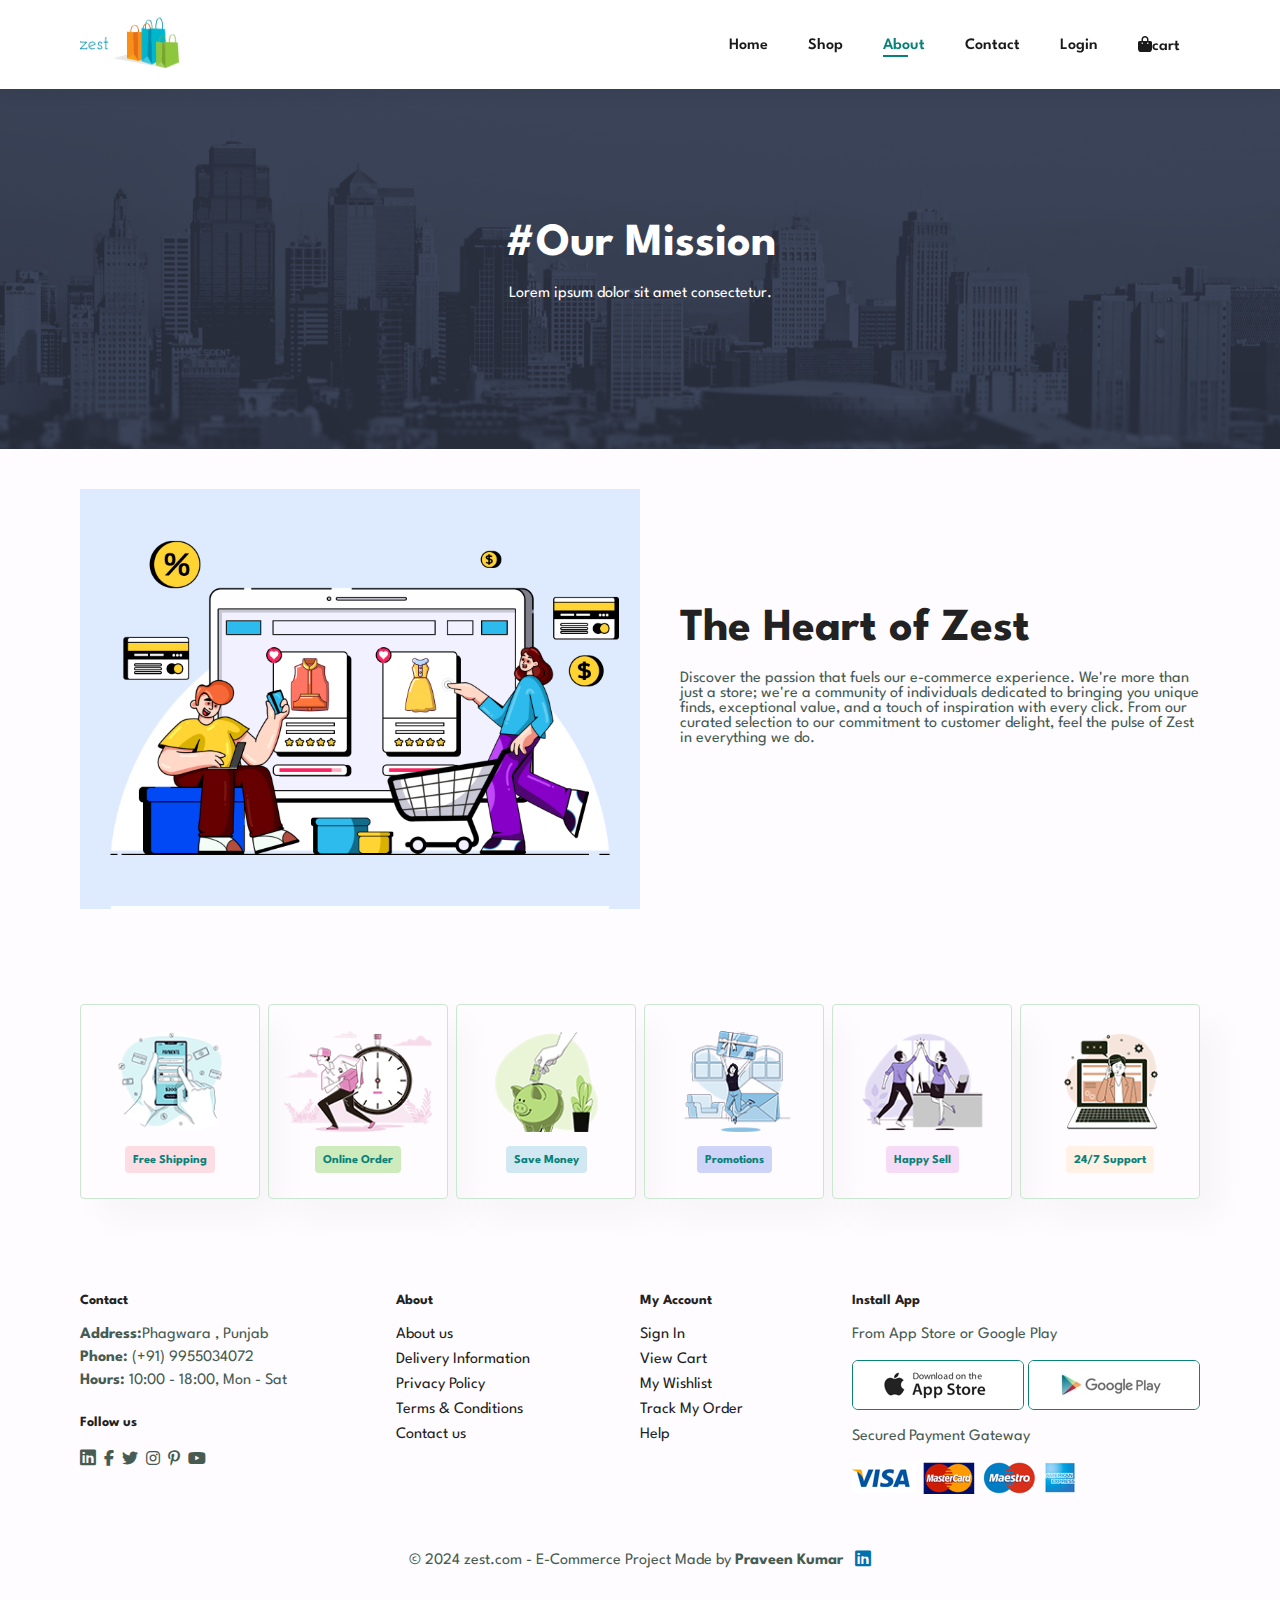
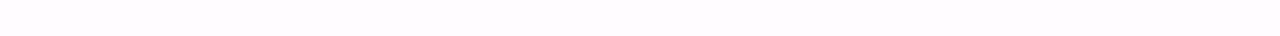
<file: about.html>
<!DOCTYPE html>
<html lang="en">
  <head>
    <meta charset="UTF-8" />
    <meta http-equiv="X-UA-Compatible" content="IE=edge" />
    <meta name="viewport" content="width=device-width, initial-scale=1.0" />
    <link rel="stylesheet" href="style.css" />
    <link
      rel="stylesheet"
      href="https://cdnjs.cloudflare.com/ajax/libs/font-awesome/6.1.1/css/all.min.css"
    />
    <link rel="icon" href="img/logoTitle.png">
    <script src="script.js" defer></script>
    <title>Zest | &nbsp;About</title>
  </head>
  <body>
    <!-- NAVBAR -->
    <section id="header">
      <div id ="mynavlogo">
        <a href="#"><img src="img/logo2.png" alt=""/></a>
        </div>

      <div>
        <ul id="navbar">
          <li><a  href="index.html">Home</a></li>
          <li><a  href="shop.html">Shop</a></li>
          <li><a class="active" href="about.html">About</a></li>
          <li><a href="contact.html">Contact</a></li>
          <li><a href="login.html">Login</a></li>
          <li id="lg-bag">
            <a href="cart.html"><i class="fa-solid fa-shopping-bag"></i>cart</a>
          </li>
          <a href="#" id="close"><i class="fa fa-times">close</i></a>
        </ul>
      </div>
      <div id="mobile">
        <a href="cart.html"><i class="fa-solid fa-shopping-bag"></i></a>
        <i id="bar" class="fas fa-outdent"></i>
      </div>
    </section>

    <!-- Hero -->
    <section id="page-header" class="about-header">
     
      <h2>#Our Mission</h2>
     
      <p>Lorem ipsum dolor sit amet consectetur.</p>
      
    </section>

    <!-- about heading content  -->

    <section id="about-head" class="section-p1">
      <img src="img/about/a6.jpg" alt="">
      <div>
        <h2>The Heart of Zest</h2>
        <p>Discover the passion that fuels our e-commerce experience. We're more than just a store; we're a community of individuals dedicated to bringing you unique finds,  exceptional value, and a touch of inspiration with every click. From our curated selection to our commitment to customer delight, feel the pulse of Zest in everything we do.</p>
        <br>
        <br>
        
      </div>

    </section>

    <!-- about app -->


       <!-- Feature -->
       <section id="feature" class="section-p1">
        <div class="fe-box">
          <img src="img/features/f1.png" alt="" />
          <h6>Free Shipping</h6>
        </div>
        <div class="fe-box">
          <img src="img/features/f2.png" alt="" />
          <h6>Online Order</h6>
        </div>
        <div class="fe-box">
          <img src="img/features/f3.png" alt="" />
          <h6>Save Money</h6>
        </div>
        <div class="fe-box">
          <img src="img/features/f4.png" alt="" />
          <h6>Promotions</h6>
        </div>
        <div class="fe-box">
          <img src="img/features/f5.png" alt="" />
          <h6>Happy Sell</h6>
        </div>
        <div class="fe-box">
          <img src="img/features/f6.png" alt="" />
          <h6>24/7 Support</h6>
        </div>
      </section>

   



        <!-- Footer -->
        <footer class="section-p1">
          <div class="col">
            <h4>Contact</h4>
            <p><b>Address:</b>Phagwara , Punjab</p>
            <p><b>Phone:</b> (+91) 9955034072</p>
            <p><b>Hours:</b> 10:00 - 18:00, Mon - Sat</p>
            <div class="follow">
              <h4>Follow us</h4>
              <div class="icon">
                <i class="fab fa-linkedin" style="font-size:18px"
                  onclick="window.location.href='www.linkedin.com/in/praveen-kumar-sde/';"></i>
                <i class="fab fa-facebook-f"></i>
                <i class="fab fa-twitter"></i>
                <i class="fab fa-instagram"></i>
                <i class="fab fa-pinterest-p"></i>
                <i class="fab fa-youtube"></i>
              </div>
            </div>
          </div>
          <div class="col">
            <h4>About</h4>
            <a href="about.html">About us</a>
            <a href="#">Delivery Information</a>
            <a href="#">Privacy Policy</a>
            <a href="#">Terms & Conditions</a>
            <a href="contact.html">Contact us</a>
          </div>
          <div class="col">
            <h4>My Account</h4>
            <a href="#">Sign In</a>
            <a href="cart.html">View Cart</a>
            <a href="#">My Wishlist</a>
            <a href="#">Track My Order</a>
            <a href="about.html">Help</a>
          </div>
          <div class="col install">
            <h4>Install App</h4>
            <p>From App Store or Google Play</p>
            <div class="row">
              <img src="img/pay/app.jpg" alt="" />
              <img src="img/pay/play.jpg" alt="" />
            </div>
            <p>Secured Payment Gateway</p>
            <img src="img/pay/pay.png" alt="" />
          </div>
          <div class="copyright">
            <p>© 2024 zest.com - E-Commerce Project Made by <span style="cursor: pointer;"
                onclick="window.location.href='www.linkedin.com/in/praveen-kumar-sde/'"><b>Praveen Kumar<b> &nbsp;</span> <i
                style="color:#0071ac;font-size:18px;position: relative;top:1px;cursor: pointer;" class="fab fa-linkedin"
                onclick="window.location.href='linkedin.com/in/praveen-kumar-sde';"></i>
            </p>
          </div>
        </footer>
  </body>
</html>
</file>
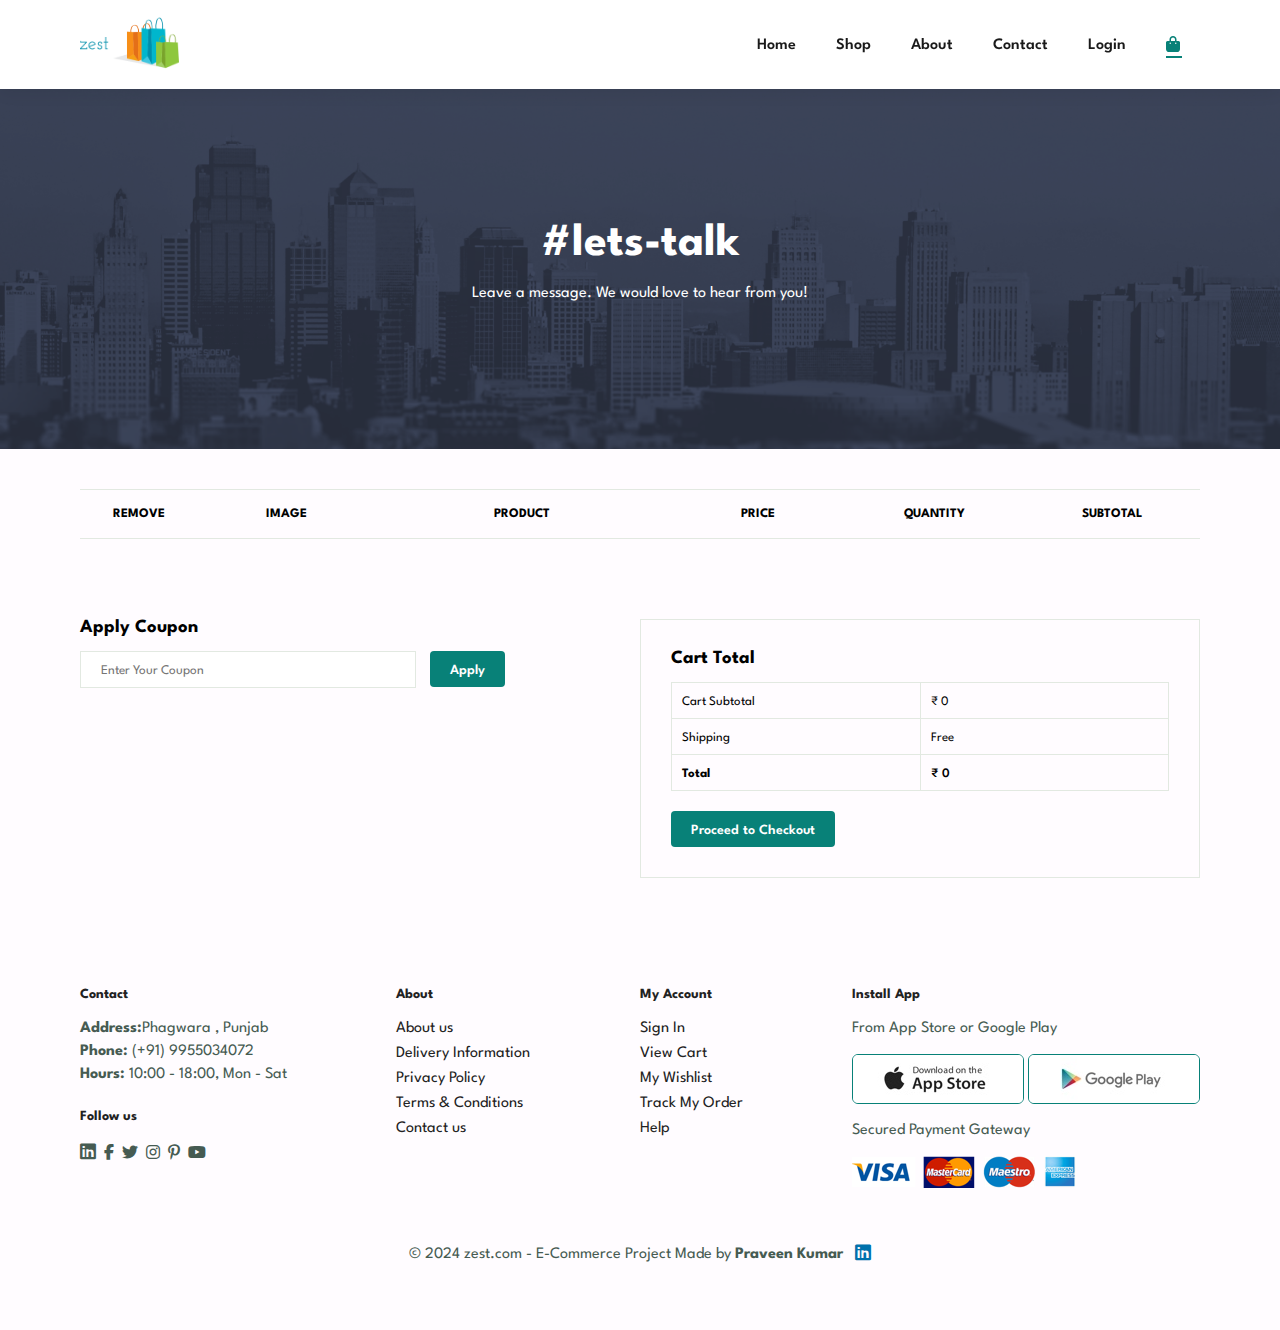
<file: cart.html>
<!DOCTYPE html>
<html lang="en">

<head>
  <meta charset="UTF-8" />
  <meta http-equiv="X-UA-Compatible" content="IE=edge" />
  <meta name="viewport" content="width=device-width, initial-scale=1.0" />
  <link rel="stylesheet" href="style.css" />
  <link rel="stylesheet" href="https://cdnjs.cloudflare.com/ajax/libs/font-awesome/6.1.1/css/all.min.css" />
  <link rel="icon" href="img/logoTitle.png">
  <script src="script.js" defer></script>
  <script src="cart.js" async></script>
  <title> Zest | &nbsp;Your Cart</title>
</head>

<body>
  <!-- NAVBAR -->
  <section id="header">
    <div id ="mynavlogo">
      <a href="#"><img src="img/logo2.png" alt=""/></a>
    </div>
    <div>
      <ul id="navbar">
        <li><a href="index.html">Home</a></li>
        <li><a href="shop.html">Shop</a></li>
        <li><a href="about.html">About</a></li>
        <li><a href="contact.html">Contact</a></li>
        <li><a href="login.html">Login</a></li>
        <li id="lg-bag">
          <a class="active" href="cart.html"><i class="fa-solid fa-shopping-bag"></i></a>
        </li>
        <a href="#" id="close"><i class="fa fa-times"></i></a>
      </ul>
    </div>
    <div id="mobile">
      <a class="active" href="cart.html"><i class="fa fa-shopping-bag" style="color: #088178;"></i></a>
      <i id="bar" class="fas fa-outdent active"></i>
    </div>
  </section>

  <!-- Hero -->
  <section id="page-header" class="about-header">
    <h2>#lets-talk</h2>

    <p>Leave a message. We would love to hear from you!</p>
  </section>

  <!-- cart -->

  <section id="cart" class="section-p1">
    <table width="100%">
      <thead>
        <tr>
          <td>REMOVE</td>
          <td>IMAGE</td>
          <td>PRODUCT</td>
          <td>PRICE</td>
          <td>QUANTITY</td>
          <td>SUBTOTAL</td>
        </tr>
      </thead>
      <tbody class="cart-items" id="cart-body">
        <!-- <tr class="cart-row">
          <td>
            <i class="far fa-times-circle"></i>
          </td>
          <td><img src="img/urbanic_img/tshirt/floral/floral_dress_1.jpg" alt="" /></td>
          <td>Floral Black Dress</td>
          <td class="cart-price">₹ 799</td>
          <td><input type="number" value="1" class="cart-quantity-input" min="1"/></td>
          <td class="cart-item-subtotal">₹ 799</td>
        </tr>
        <tr class="cart-row">
          <td>
            <i class="far fa-times-circle"></i>
          </td>
          <td><img src="img/urbanic_img/heels/heels_2.jpg" alt="" /></td>
          <td>Black Pencil Heels</td>
          <td class="cart-price">₹ 899</td>
          <td><input type="number" value="2" class="cart-quantity-input" min="1"/></td>
          <td class="cart-item-subtotal">₹ 1798</td>
        </tr>
        <tr class="cart-row">
          <td>
            <i class="far fa-times-circle"></i>
          </td>
          <td><img src="img/urbanic_img/handbags/bag_6.jpg" alt="" /></td>
          <td>Red Shoulder Bag</td>
          <td class="cart-price">₹ 699</td>
          <td ><input type="number" value="1" class="cart-quantity-input"  min="1"/></td>
          <td class="cart-item-subtotal">₹ 699</td>
        </tr> -->
      </tbody>
    </table>
  </section>

  <!-- cart-add -->
  <section id="cart-add" class="section-p1">
    <div id="coupon">
      <h3>Apply Coupon</h3>
      <div>
        <input type="text" placeholder="Enter Your Coupon" maxlength="5">
        <button class="normal" onclick="coupon()"  >Apply</button>
      </div>
    </div>

    <div id="subtotal">
      <h3>Cart Total</h3>
      <table>
        <tr>
          <td>Cart Subtotal</td>
          <td class="cart-subtotal">₹ 2397</td>
        </tr>
        <tr>
          <td>Shipping</td>
          <td>Free</td>
        </tr>
        <tr>
          <td><b>Total</b></td>
          <td class="cart-total" style="font-weight:600;">₹ 2397</td>
        </tr>
      </table>
      <button class="normal" id="btn-purchase">Proceed to Checkout</button>
    </div>
  </section>

      <!-- Footer -->
      <footer class="section-p1">
        <div class="col">
          <h4>Contact</h4>
          <p><b>Address:</b>Phagwara , Punjab</p>
          <p><b>Phone:</b> (+91) 9955034072</p>
          <p><b>Hours:</b> 10:00 - 18:00, Mon - Sat</p>
          <div class="follow">
            <h4>Follow us</h4>
            <div class="icon">
              <i class="fab fa-linkedin" style="font-size:18px"
                onclick="window.location.href='www.linkedin.com/in/praveen-kumar-sde/';"></i>
              <i class="fab fa-facebook-f"></i>
              <i class="fab fa-twitter"></i>
              <i class="fab fa-instagram"></i>
              <i class="fab fa-pinterest-p"></i>
              <i class="fab fa-youtube"></i>
            </div>
          </div>
        </div>
        <div class="col">
          <h4>About</h4>
          <a href="about.html">About us</a>
          <a href="#">Delivery Information</a>
          <a href="#">Privacy Policy</a>
          <a href="#">Terms & Conditions</a>
          <a href="contact.html">Contact us</a>
        </div>
        <div class="col">
          <h4>My Account</h4>
          <a href="#">Sign In</a>
          <a href="cart.html">View Cart</a>
          <a href="#">My Wishlist</a>
          <a href="#">Track My Order</a>
          <a href="about.html">Help</a>
        </div>
        <div class="col install">
          <h4>Install App</h4>
          <p>From App Store or Google Play</p>
          <div class="row">
            <img src="img/pay/app.jpg" alt="" />
            <img src="img/pay/play.jpg" alt="" />
          </div>
          <p>Secured Payment Gateway</p>
          <img src="img/pay/pay.png" alt="" />
        </div>
        <div class="copyright">
          <p>© 2024 zest.com - E-Commerce Project Made by <span style="cursor: pointer;"
              onclick="window.location.href='www.linkedin.com/in/praveen-kumar-sde/'"><b>Praveen Kumar<b> &nbsp;</span> <i
              style="color:#0071ac;font-size:18px;position: relative;top:1px;cursor: pointer;" class="fab fa-linkedin"
              onclick="window.location.href='linkedin.com/in/praveen-kumar-sde';"></i>
          </p>
        </div>
      </footer>
   <!-- jquery -->
   <script src="https://ajax.googleapis.com/ajax/libs/jquery/3.5.1/jquery.min.js"></script>
</body>

</html>
</file>
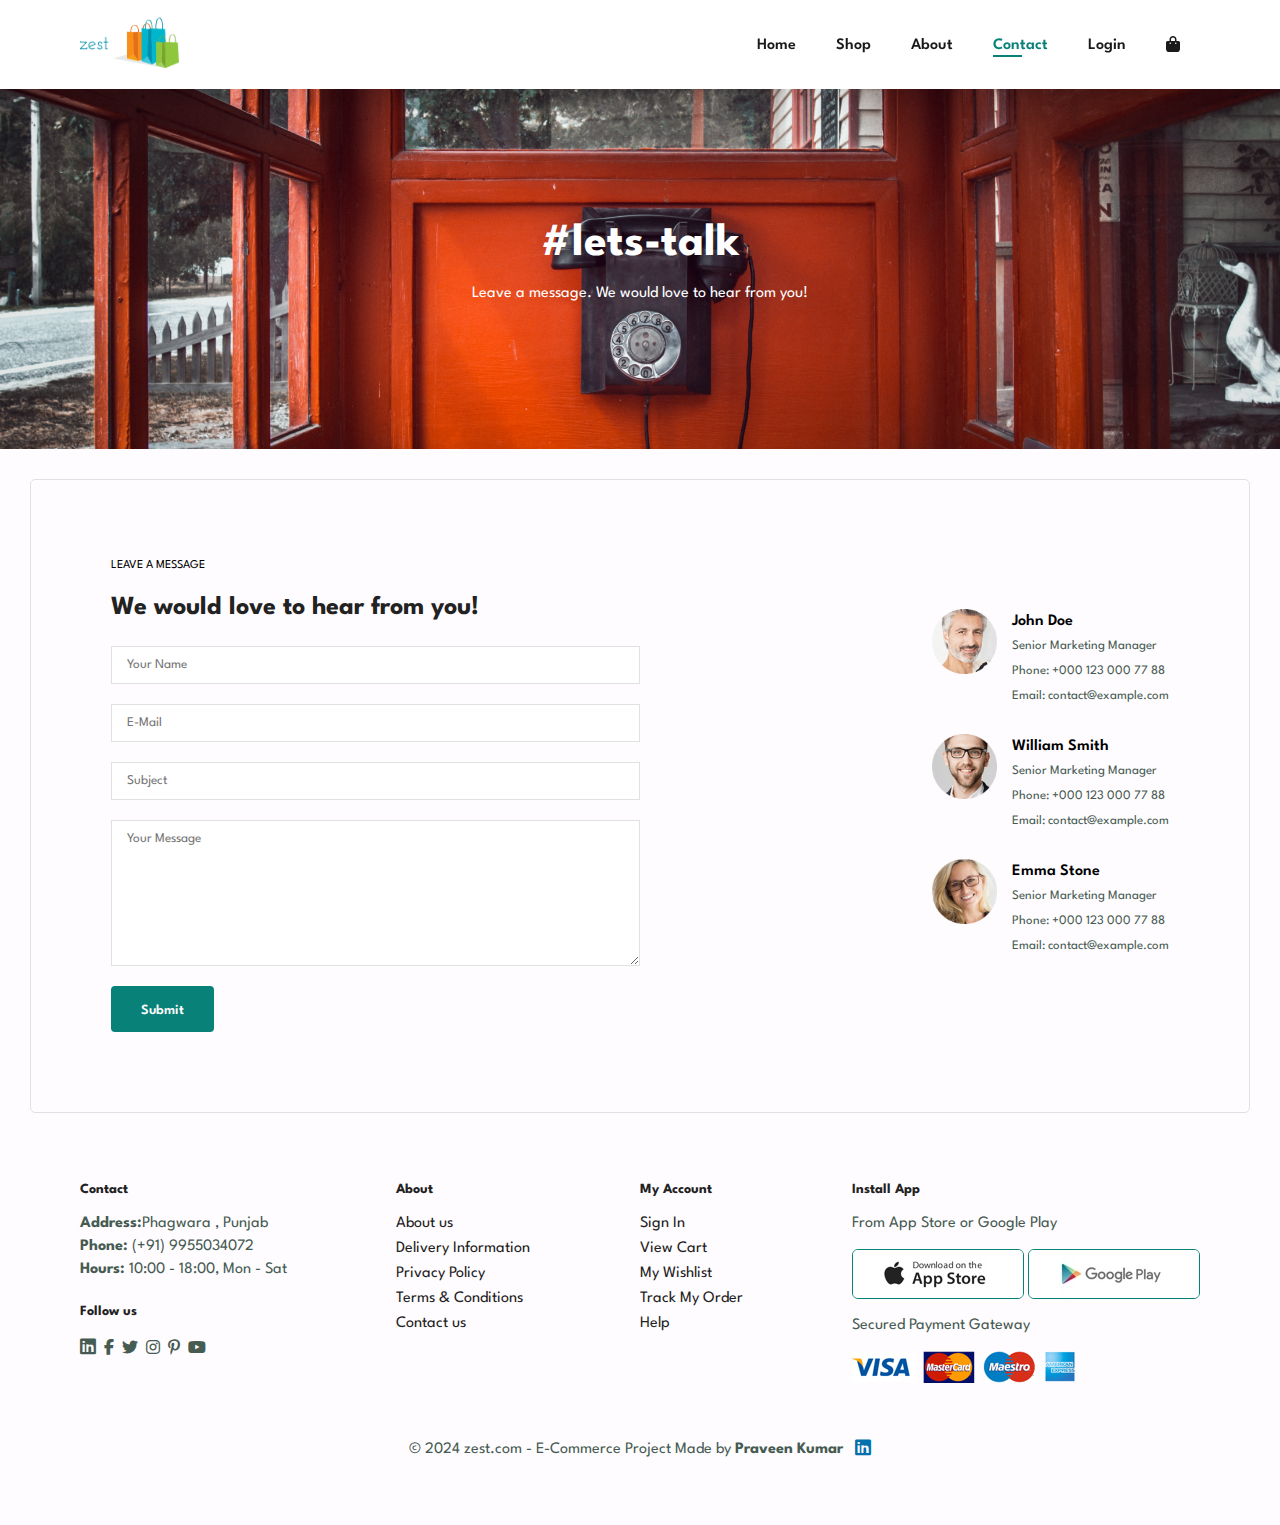
<file: contact.html>
<!DOCTYPE html>
<html lang="en">

<head>
  <meta charset="UTF-8" />
  <meta http-equiv="X-UA-Compatible" content="IE=edge" />
  <meta name="viewport" content="width=device-width, initial-scale=1.0" />
  <link rel="stylesheet" href="style.css" />
  <link rel="icon" href="img/logoTitle.png">
  <link rel="stylesheet" href="https://cdnjs.cloudflare.com/ajax/libs/font-awesome/6.1.1/css/all.min.css" />
  <script src="script.js" defer></script>
  <title> Zest | &nbsp;Contact</title>
</head>

<body>
  <!-- NAVBAR -->
  <section id="header">
    <div id ="mynavlogo">
      <a href="#"><img src="img/logo2.png" alt=""/></a>
      </div>

    <div>
      <ul id="navbar">
        <li><a href="index.html">Home</a></li>
        <li><a href="shop.html">Shop</a></li>
        <li><a href="about.html">About</a></li>
        <li><a class="active" href="contact.html">Contact</a></li>
        <li><a href="login.html">Login</a></li>
        <li id="lg-bag">
          <a href="cart.html"><i class="fa-solid fa-shopping-bag"></i></a>
        </li>
        <a href="#" id="close"><i class="fa fa-times"></i></a>
      </ul>
    </div>
    <div id="mobile">
      <a href="cart.html"><i class="fa-solid fa-shopping-bag"></i></a>
      <i id="bar" class="fas fa-outdent"></i>
    </div>
  </section>

  <!-- Hero -->
  <section id="page-header" class="about-header"
    style="background-image: url('img/banner/contactus.jpg');background-position: center;">

    <h2>#lets-talk</h2>

    <p>Leave a message. We would love to hear from you!</p>

  </section>

  <!--  contact details-->

  </section>

  <!-- Form details -->

  <section id="form-details">
    <form action="">
      <span>LEAVE A MESSAGE</span>
      <h2>We would love to hear from you!</h2>
      <input type="text" placeholder="Your Name">
      <input type="email" placeholder="E-Mail">
      <input type="text" placeholder="Subject">
      <textarea name="" id="" cols="30" rows="10" placeholder="Your Message"></textarea>
      <button class="normal" onclick="alert('Your Message has been Recorded! Thank You.');">Submit</button>
    </form>

    <div class="people">
      <div>
        <img src="img/people/1.png" alt="">
        <p><span>John Doe</span>Senior Marketing Manager <br>Phone: +000 123 000 77 88 <br>Email: contact@example.com
        </p>
      </div>
      <div>
        <img src="img/people/2.png" alt="">
        <p><span>William Smith</span>Senior Marketing Manager <br>Phone: +000 123 000 77 88 <br>Email:
          contact@example.com
        </p>
      </div>
      <div>
        <img src="img/people/3.png" alt="">
        <p><span>Emma Stone</span>Senior Marketing Manager <br>Phone: +000 123 000 77 88 <br>Email: contact@example.com
        </p>
      </div>
    </div>

  </section>




  <!-- Footer -->
      <!-- Footer -->
      <footer class="section-p1">
        <div class="col">
          <h4>Contact</h4>
          <p><b>Address:</b>Phagwara , Punjab</p>
          <p><b>Phone:</b> (+91) 9955034072</p>
          <p><b>Hours:</b> 10:00 - 18:00, Mon - Sat</p>
          <div class="follow">
            <h4>Follow us</h4>
            <div class="icon">
              <i class="fab fa-linkedin" style="font-size:18px"
                onclick="window.location.href='www.linkedin.com/in/praveen-kumar-sde/';"></i>
              <i class="fab fa-facebook-f"></i>
              <i class="fab fa-twitter"></i>
              <i class="fab fa-instagram"></i>
              <i class="fab fa-pinterest-p"></i>
              <i class="fab fa-youtube"></i>
            </div>
          </div>
        </div>
        <div class="col">
          <h4>About</h4>
          <a href="about.html">About us</a>
          <a href="#">Delivery Information</a>
          <a href="#">Privacy Policy</a>
          <a href="#">Terms & Conditions</a>
          <a href="contact.html">Contact us</a>
        </div>
        <div class="col">
          <h4>My Account</h4>
          <a href="#">Sign In</a>
          <a href="cart.html">View Cart</a>
          <a href="#">My Wishlist</a>
          <a href="#">Track My Order</a>
          <a href="about.html">Help</a>
        </div>
        <div class="col install">
          <h4>Install App</h4>
          <p>From App Store or Google Play</p>
          <div class="row">
            <img src="img/pay/app.jpg" alt="" />
            <img src="img/pay/play.jpg" alt="" />
          </div>
          <p>Secured Payment Gateway</p>
          <img src="img/pay/pay.png" alt="" />
        </div>
        <div class="copyright">
          <p>© 2024 zest.com - E-Commerce Project Made by <span style="cursor: pointer;"
              onclick="window.location.href='www.linkedin.com/in/praveen-kumar-sde/'"><b>Praveen Kumar<b> &nbsp;</span> <i
              style="color:#0071ac;font-size:18px;position: relative;top:1px;cursor: pointer;" class="fab fa-linkedin"
              onclick="window.location.href='linkedin.com/in/praveen-kumar-sde';"></i>
          </p>
        </div>
      </footer>
</body>

</html>
</file>
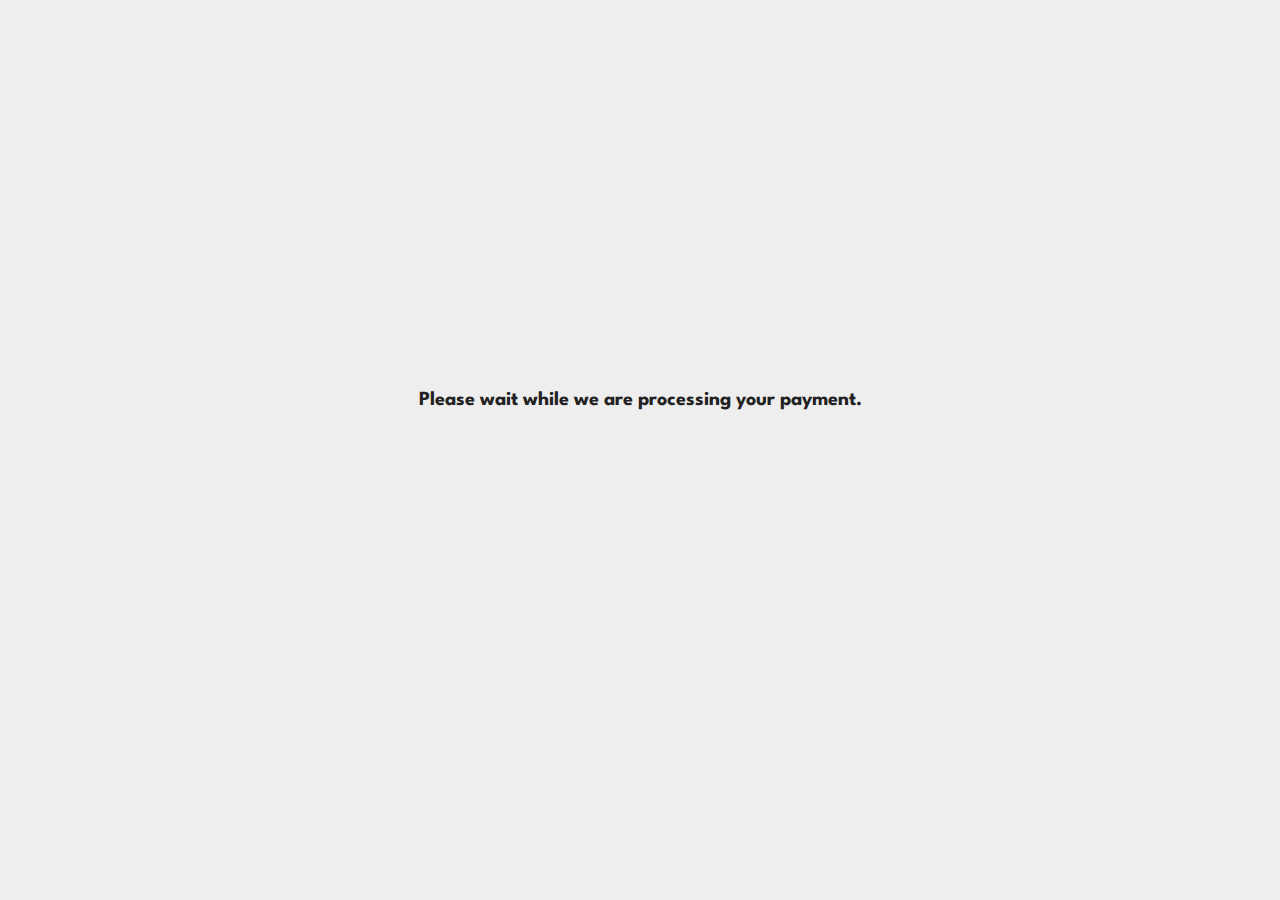
<file: loader.html>
<!DOCTYPE html>
<html lang="en">

<head>
    <meta charset="utf-8'">
    <meta name="viewport" content="width=device-width, initial-scale=1">
    <title>Processing Your Request</title>
    <link href="#" rel="stylesheet">
    <link href="https://cdn.jsdelivr.net/npm/boxicons@latest/css/boxicons.min.css' rel='stylesheet">
    <meta http-equiv="refresh" content="7,thankyou.html">
    <script type="text/javascript" src="#"></script>
    <link rel="stylesheet" href="style.css">
    <style>
        ::-webkit-scrollbar {
            width: 8px;
        }

        /* Track */
        ::-webkit-scrollbar-track {
            background: #f1f1f1;
        }

        /* Handle */
        ::-webkit-scrollbar-thumb {
            background: #888;
        }

        /* Handle on hover */
        ::-webkit-scrollbar-thumb:hover {
            background: #555;
        }

        * {
            padding: 0;
            margin: 0;
        }

        .container {
            display: flex;
            justify-content: center;
            align-items: center;
            height: 100vh;
            background-color: #eee;
            flex-direction: column;
        }

        .box {
            position: relative;
            width: 350px;
            height: 100px;
            display: flex;
            align-items: center;
            justify-content: space-evenly;
        }

        .box span {
            display: block;
            height: 35px;
            width: 35px;
            background: #000;
            border-radius: 50%;
            animation: all-effect 0.6s linear infinite alternate;
            transform: scale(0);
        }

        .box span:nth-child(1) {
            animation-delay: 0.1s;
        }

        .box span:nth-child(2) {
            animation-delay: 0.2s;
        }

        .box span:nth-child(3) {
            animation-delay: 0.3s;
        }


        .box span:nth-child(4) {
            animation-delay: 0.4s;
            background: #00b9f5;
        }


        .box span:nth-child(5) {
            animation-delay: 0.5s;
            background: #00b9f5;

        }

        @keyframes all-effect {
            100% {
                transform: scale(1);
            }
        }
    </style>
</head>

<body className='snippet-body'>
    <div class="container">
        <span style="text-align: center;padding:0 10px"><h4>Please wait while we are processing your payment.</h4></span>
        <div class="box">
            <span></span>
            <span></span>
            <span></span>
            <span></span>
            <span></span>
        </div>
    </div>
    <script type="text/javascript" src="#"></script>
    <script type="text/javascript" src="#"></script>
    <script type="text/javascript" src="#"></script>
    <script type="text/javascript" src="#"></script>
    <script type="text/javascript"></script>
    <script type="text/javascript">
    var myLink = document.querySelector('a[href="#"]');
        myLink.addEventListener('click', function (e)
        {
            e.preventDefault();
        });</script>

</body>

</html>
</file>
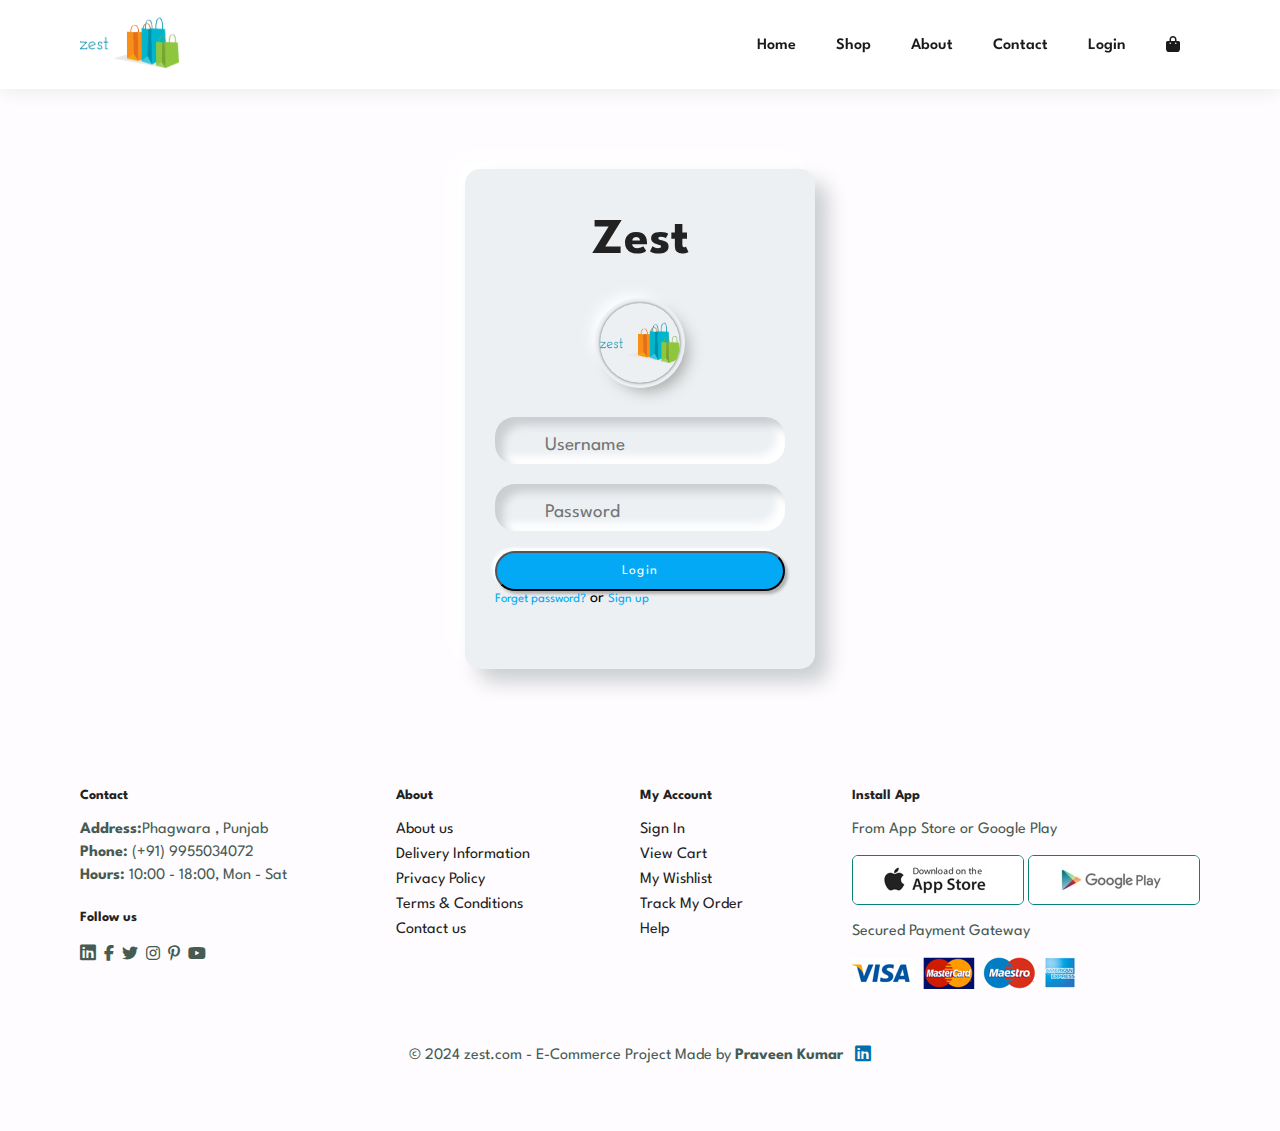
<file: login.html>
<!DOCTYPE html>
<html lang="en">

<head>
  <meta charset="UTF-8" />
  <meta http-equiv="X-UA-Compatible" content="IE=edge" />
  <meta name="viewport" content="width=device-width, initial-scale=1.0" />
  <link rel="stylesheet" href="style.css" />
  <link rel="icon" href="img/logoTitle.png">
  <link rel="stylesheet" href="https://cdnjs.cloudflare.com/ajax/libs/font-awesome/6.1.1/css/all.min.css" />
  <link rel="stylesheet" href="https://bbbootstrap.com/snippets/embed/bootstrap-5-login-form-using-neomorphism-89456141">
  <script src="script.js" defer></script>
  <title> Zest | &nbsp;Login </title>
</head>

<body>
  <!-- NAVBAR -->
  <section id="header">
    <div id ="mynavlogo">
      <a href="#"><img src="img/logo2.png" alt=""/></a>
      </div>

    <div>
      <ul id="navbar">
        <li><a href="index.html">Home</a></li>
        <li><a href="shop.html">Shop</a></li>
        <li><a href="about.html">About</a></li>
        <li><a href="contact.html">Contact</a></li>
        <li><a href="login.html">Login</a></li>
        <li id="lg-bag">
          <a href="cart.html"><i class="fa-solid fa-shopping-bag"></i></a>
        </li>
        <a href="#" id="close"><i class="fa fa-times"></i></a>
      </ul>
    </div>
    <div id="mobile">
      <a href="cart.html"><i class="fa-solid fa-shopping-bag"></i></a>
      <i id="bar" class="fas fa-outdent"></i>
    </div>
  </section>
  <div class="wrapper">
    <h1 id="loginhead">Zest</h1>
    <div class="logo">
        <img src="./img/logo2.png" alt="" height="30px" width="30px" id="logoinlogo">
    </div>
    <div id="loginform">
    <form class="p-3 mt-3">
        <div class="form-field d-flex align-items-center">
            <input type="text" name="userName" id="userName" placeholder="Username">
        </div>
        <div class="form-field d-flex align-items-center">
            <input type="password" name="password" id="pwd" placeholder="Password">
        </div>
        <button id="loginButton" class="btn mt-3">Login</button>
    </form>
  </div>
    <div class="text-center fs-6">
        <a href="#">Forget password?</a> or <a href="#">Sign up</a>
    </div>
</div>
  





  <!-- Footer -->
      <!-- Footer -->
      <footer class="section-p1">
        <div class="col">
          <h4>Contact</h4>
          <p><b>Address:</b>Phagwara , Punjab</p>
          <p><b>Phone:</b> (+91) 9955034072</p>
          <p><b>Hours:</b> 10:00 - 18:00, Mon - Sat</p>
          <div class="follow">
            <h4>Follow us</h4>
            <div class="icon">
              <i class="fab fa-linkedin" style="font-size:18px"
                onclick="window.location.href='www.linkedin.com/in/praveen-kumar-sde/';"></i>
              <i class="fab fa-facebook-f"></i>
              <i class="fab fa-twitter"></i>
              <i class="fab fa-instagram"></i>
              <i class="fab fa-pinterest-p"></i>
              <i class="fab fa-youtube"></i>
            </div>
          </div>
        </div>
        <div class="col">
          <h4>About</h4>
          <a href="about.html">About us</a>
          <a href="#">Delivery Information</a>
          <a href="#">Privacy Policy</a>
          <a href="#">Terms & Conditions</a>
          <a href="contact.html">Contact us</a>
        </div>
        <div class="col">
          <h4>My Account</h4>
          <a href="#">Sign In</a>
          <a href="cart.html">View Cart</a>
          <a href="#">My Wishlist</a>
          <a href="#">Track My Order</a>
          <a href="about.html">Help</a>
        </div>
        <div class="col install">
          <h4>Install App</h4>
          <p>From App Store or Google Play</p>
          <div class="row">
            <img src="img/pay/app.jpg" alt="" />
            <img src="img/pay/play.jpg" alt="" />
          </div>
          <p>Secured Payment Gateway</p>
          <img src="img/pay/pay.png" alt="" />
        </div>
        <div class="copyright">
          <p>© 2024 zest.com - E-Commerce Project Made by <span style="cursor: pointer;"
              onclick="window.location.href='www.linkedin.com/in/praveen-kumar-sde/'"><b>Praveen Kumar<b> &nbsp;</span> <i
              style="color:#0071ac;font-size:18px;position: relative;top:1px;cursor: pointer;" class="fab fa-linkedin"
              onclick="window.location.href='linkedin.com/in/praveen-kumar-sde';"></i>
          </p>
        </div>
      </footer>
      
      <script>
        
        document.addEventListener('DOMContentLoaded', function() {
          
          const loginButton = document.getElementById('loginButton');
    
          loginButton.addEventListener('click', function(event) {

            event.preventDefault();
    
            
            window.location.href = "./index.html";
          });
        });
      </script>

</body>

</html>
</file>
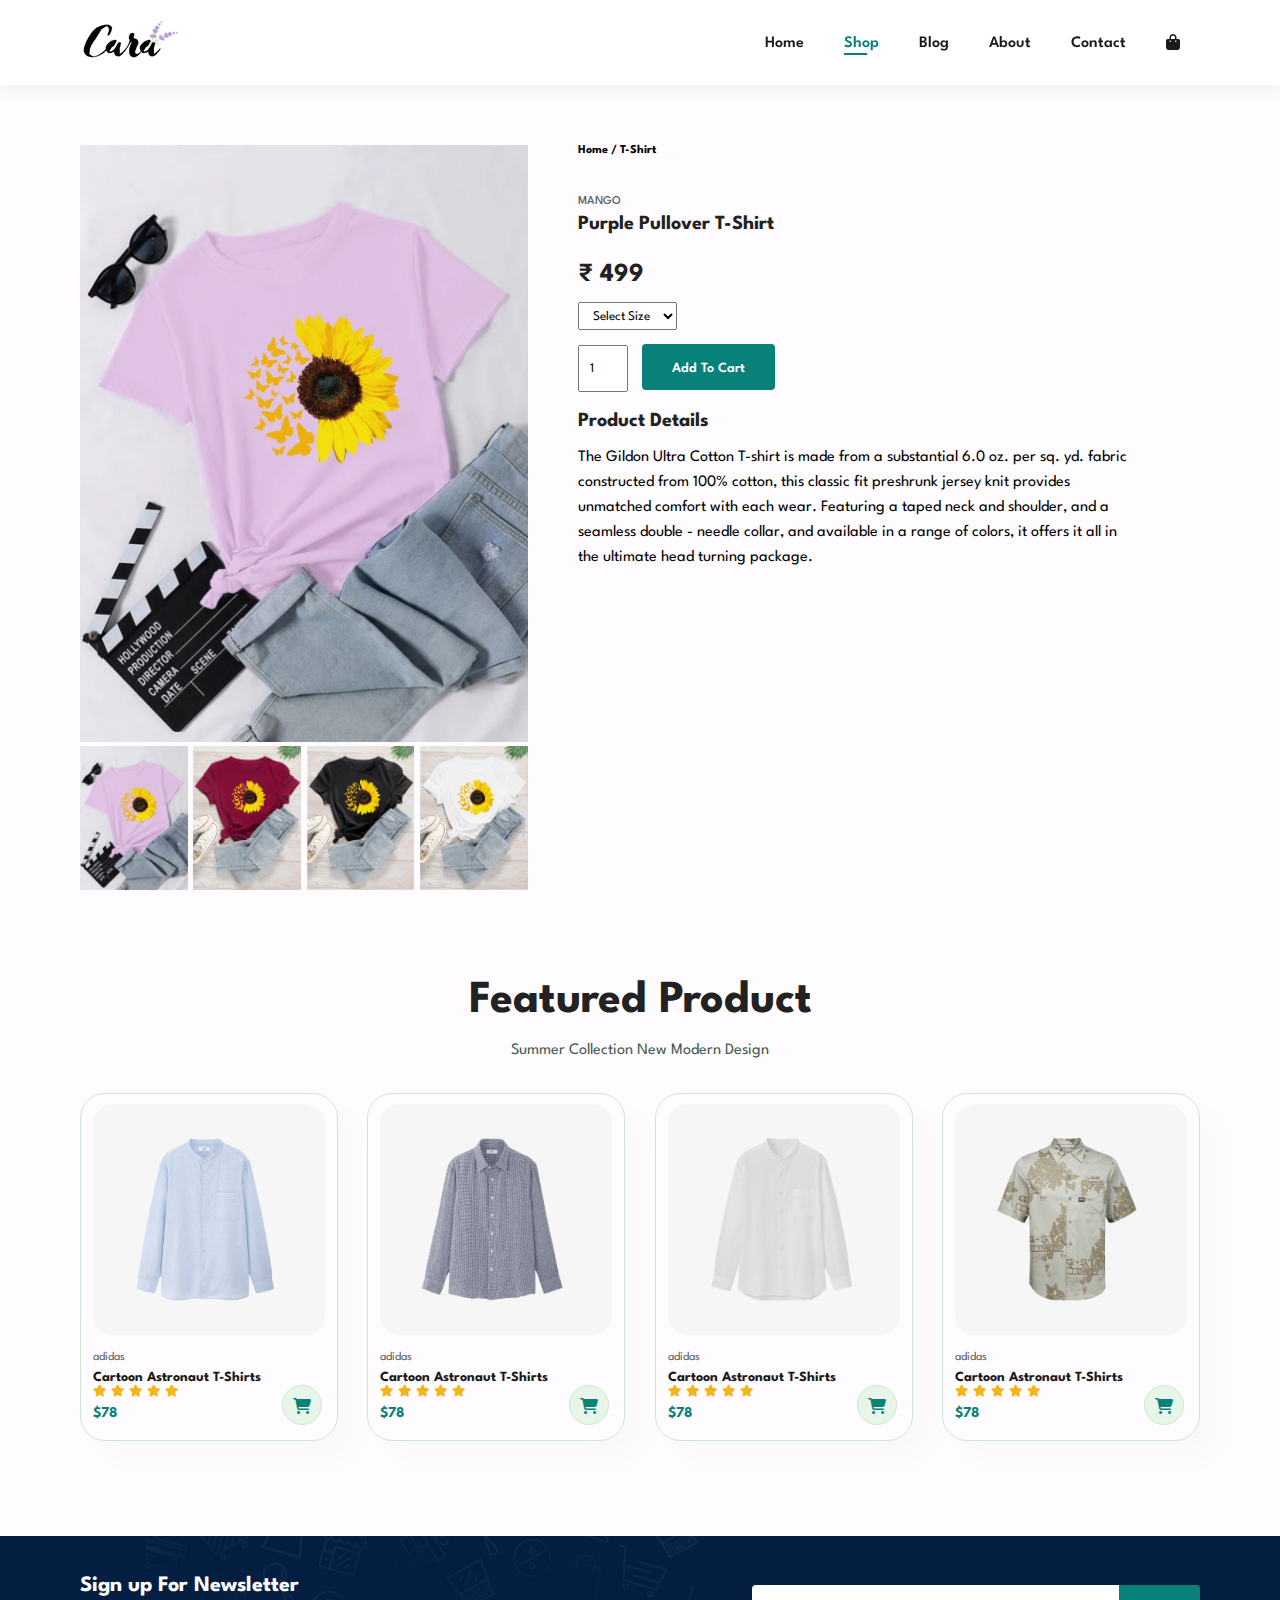
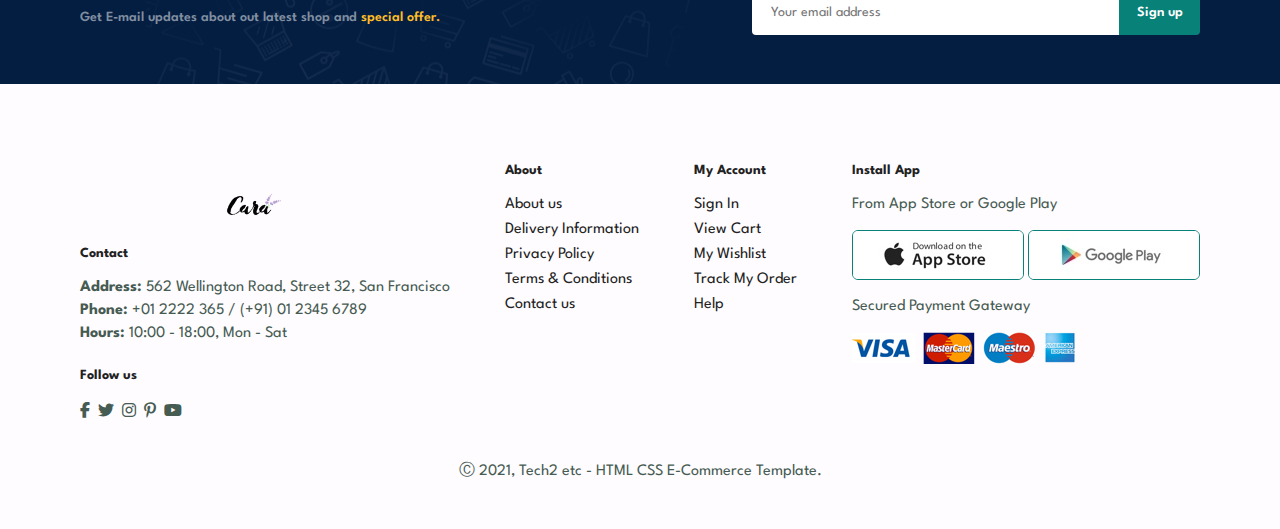
<file: sproduct.html>
<!DOCTYPE html>
<html lang="en">
  <head>
    <meta charset="UTF-8" />
    <meta http-equiv="X-UA-Compatible" content="IE=edge" />
    <meta name="viewport" content="width=device-width, initial-scale=1.0" />
    <link rel="stylesheet" href="style.css" />
    <link
      rel="stylesheet"
      href="https://cdnjs.cloudflare.com/ajax/libs/font-awesome/6.1.1/css/all.min.css"
    />
    <script src="script.js" defer></script>
    <title>Shopping Website</title>
  </head>
  <body>
    <!-- NAVBAR -->
    <section id="header">
      <a href="#"><img src="img/logo.png" alt="" /></a>

      <div>
        <ul id="navbar">
          <li><a href="index.html">Home</a></li>
          <li><a class="active" href="shop.html">Shop</a></li>
          <li><a href="blog.html">Blog</a></li>
          <li><a href="about.html">About</a></li>
          <li><a href="contact.html">Contact</a></li>
          <li id="lg-bag">
            <a href="cart.html"><i class="fa-solid fa-shopping-bag"></i></a>
          </li>
          <a href="#" id="close"><i class="fa fa-times"></i></a>
        </ul>
      </div>
      <div id="mobile">
        <a href="cart.html"><i class="fa-solid fa-shopping-bag"></i></a>
        <i id="bar" class="fas fa-outdent"></i>
      </div>
    </section>

    <!-- Product details -->

    <section id="prodetails" class="section-p1">
      <div class="single-pro-image">
        <img src="img/urbanic_img/tshirt/sunflower/t_purple_sunflower.jpg" width="100%" id="MainImg" alt="" />
        <div class="small-img-group">
          <div class="small-img-col">
            <img
              src="img/urbanic_img/tshirt/sunflower/t_purple_sunflower.jpg"
              width="100%"
              class="small-img"
              alt=""
            />
          </div>
          <div class="small-img-col">
            <img
              src="img/urbanic_img/tshirt/sunflower/t_red_sunflower.jpg"
              width="100%"
              class="small-img"
              alt=""
            />
          </div>
          <div class="small-img-col">
            <img
              src="img/urbanic_img/tshirt/sunflower/t_black_sunflower.jpg"
              width="100%"
              class="small-img"
              alt=""
            />
          </div>
          <div class="small-img-col">
            <img
              src="img/urbanic_img/tshirt/sunflower/t_white_sunflower.jpg"
              width="100%"
              class="small-img"
              alt=""
            />
          </div>
        </div>
      </div>

      <div class="single-pro-details">
        <h6>Home / T-Shirt</h6>
        <h5>MANGO</h5>
        <h4>Purple Pullover T-Shirt</h4>
        <h2>₹ 499</h2>
        <select name="" id="">
          <option value="">Select Size</option>
          <option value="">XXL</option>
          <option value="">XL</option>
          <option value="">Large</option>
          <option value="">Small</option>
        </select>
        <input type="number" name="" id="" value="1" min="1"/>
        <button class="normal">Add To Cart</button>
        <h4 style="padding: 20px 0 15px 0;">Product Details</h4>
        <span
          >The Gildon Ultra Cotton T-shirt is made from a substantial 6.0 oz.
          per sq. yd. fabric constructed from 100% cotton, this classic fit
          preshrunk jersey knit provides unmatched comfort with each wear.
          Featuring a taped neck and shoulder, and a seamless double - needle
          collar, and available in a range of colors, it offers it all in the
          ultimate head turning package.
        </span>
      </div>
    </section>

    <!-- Featured products -->

    <section id="product1" class="section-p1">
      <h2>Featured Product</h2>
      <p>Summer Collection New Modern Design</p>
      <div class="pro-container">
        <div class="pro">
          <img src="img/products/n1.jpg" alt="" />
          <div class="des">
            <span>adidas</span>
            <h5>Cartoon Astronaut T-Shirts</h5>
            <div class="star">
              <i class="fas fa-star"></i>
              <i class="fas fa-star"></i>
              <i class="fas fa-star"></i>
              <i class="fas fa-star"></i>
              <i class="fas fa-star"></i>
            </div>
            <h4>$78</h4>
          </div>
          <a href="#"><i class="fa fa-shopping-cart cart"></i></a>
        </div>
        <div class="pro">
          <img src="img/products/n2.jpg" alt="" />
          <div class="des">
            <span>adidas</span>
            <h5>Cartoon Astronaut T-Shirts</h5>
            <div class="star">
              <i class="fas fa-star"></i>
              <i class="fas fa-star"></i>
              <i class="fas fa-star"></i>
              <i class="fas fa-star"></i>
              <i class="fas fa-star"></i>
            </div>
            <h4>$78</h4>
          </div>
          <a href="#"><i class="fa fa-shopping-cart cart"></i></a>
        </div>
        <div class="pro">
          <img src="img/products/n3.jpg" alt="" />
          <div class="des">
            <span>adidas</span>
            <h5>Cartoon Astronaut T-Shirts</h5>
            <div class="star">
              <i class="fas fa-star"></i>
              <i class="fas fa-star"></i>
              <i class="fas fa-star"></i>
              <i class="fas fa-star"></i>
              <i class="fas fa-star"></i>
            </div>
            <h4>$78</h4>
          </div>
          <a href="#"><i class="fa fa-shopping-cart cart"></i></a>
        </div>
        <div class="pro">
          <img src="img/products/n4.jpg" alt="" />
          <div class="des">
            <span>adidas</span>
            <h5>Cartoon Astronaut T-Shirts</h5>
            <div class="star">
              <i class="fas fa-star"></i>
              <i class="fas fa-star"></i>
              <i class="fas fa-star"></i>
              <i class="fas fa-star"></i>
              <i class="fas fa-star"></i>
            </div>
            <h4>$78</h4>
          </div>
          <a href="#"><i class="fa fa-shopping-cart cart"></i></a>
        </div>
      </div>
    </section>

    <!-- Newsletter -->

    <section id="newsletter" class="section-p1 section-m1">
      <div class="newstext">
        <h4>Sign up For Newsletter</h4>
        <p>
          Get E-mail updates about out latest shop and
          <span>special offer.</span>
        </p>
      </div>
      <div class="form">
        <input type="text" placeholder="Your email address" />
        <button class="normal">Sign up</button>
      </div>
    </section>

    <!-- Footer -->
    <footer class="section-p1">
      <div class="col">
        <img class="logo" src="img/logo.png" alt="logo" />
        <h4>Contact</h4>
        <p><b>Address:</b> 562 Wellington Road, Street 32, San Francisco</p>
        <p><b>Phone:</b> +01 2222 365 / (+91) 01 2345 6789</p>
        <p><b>Hours:</b> 10:00 - 18:00, Mon - Sat</p>
        <div class="follow">
          <h4>Follow us</h4>
          <div class="icon">
            <i class="fab fa-facebook-f"></i>
            <i class="fab fa-twitter"></i>
            <i class="fab fa-instagram"></i>
            <i class="fab fa-pinterest-p"></i>
            <i class="fab fa-youtube"></i>
          </div>
        </div>
      </div>
      <div class="col">
        <h4>About</h4>
        <a href="#">About us</a>
        <a href="#">Delivery Information</a>
        <a href="#">Privacy Policy</a>
        <a href="#">Terms & Conditions</a>
        <a href="#">Contact us</a>
      </div>
      <div class="col">
        <h4>My Account</h4>
        <a href="#">Sign In</a>
        <a href="#">View Cart</a>
        <a href="#">My Wishlist</a>
        <a href="#">Track My Order</a>
        <a href="#">Help</a>
      </div>
      <div class="col install">
        <h4>Install App</h4>
        <p>From App Store or Google Play</p>
        <div class="row">
          <img src="img/pay/app.jpg" alt="" />
          <img src="img/pay/play.jpg" alt="" />
        </div>
        <p>Secured Payment Gateway</p>
        <img src="img/pay/pay.png" alt="" />
      </div>
      <div class="copyright">
        <p>Ⓒ 2021, Tech2 etc - HTML CSS E-Commerce Template.</p>
      </div>
    </footer>

    <script>
      var MainImg = document.getElementById("MainImg");
      var smallImg = document.getElementsByClassName("small-img");

      smallImg[0].onclick = function () {
        MainImg.src = smallImg[0].src;
      };
      smallImg[1].onclick = function () {
        MainImg.src = smallImg[1].src;
      };
      smallImg[2].onclick = function () {
        MainImg.src = smallImg[2].src;
      };
      smallImg[3].onclick = function () {
        MainImg.src = smallImg[3].src;
      };
    </script>
  </body>
</html>
</file>
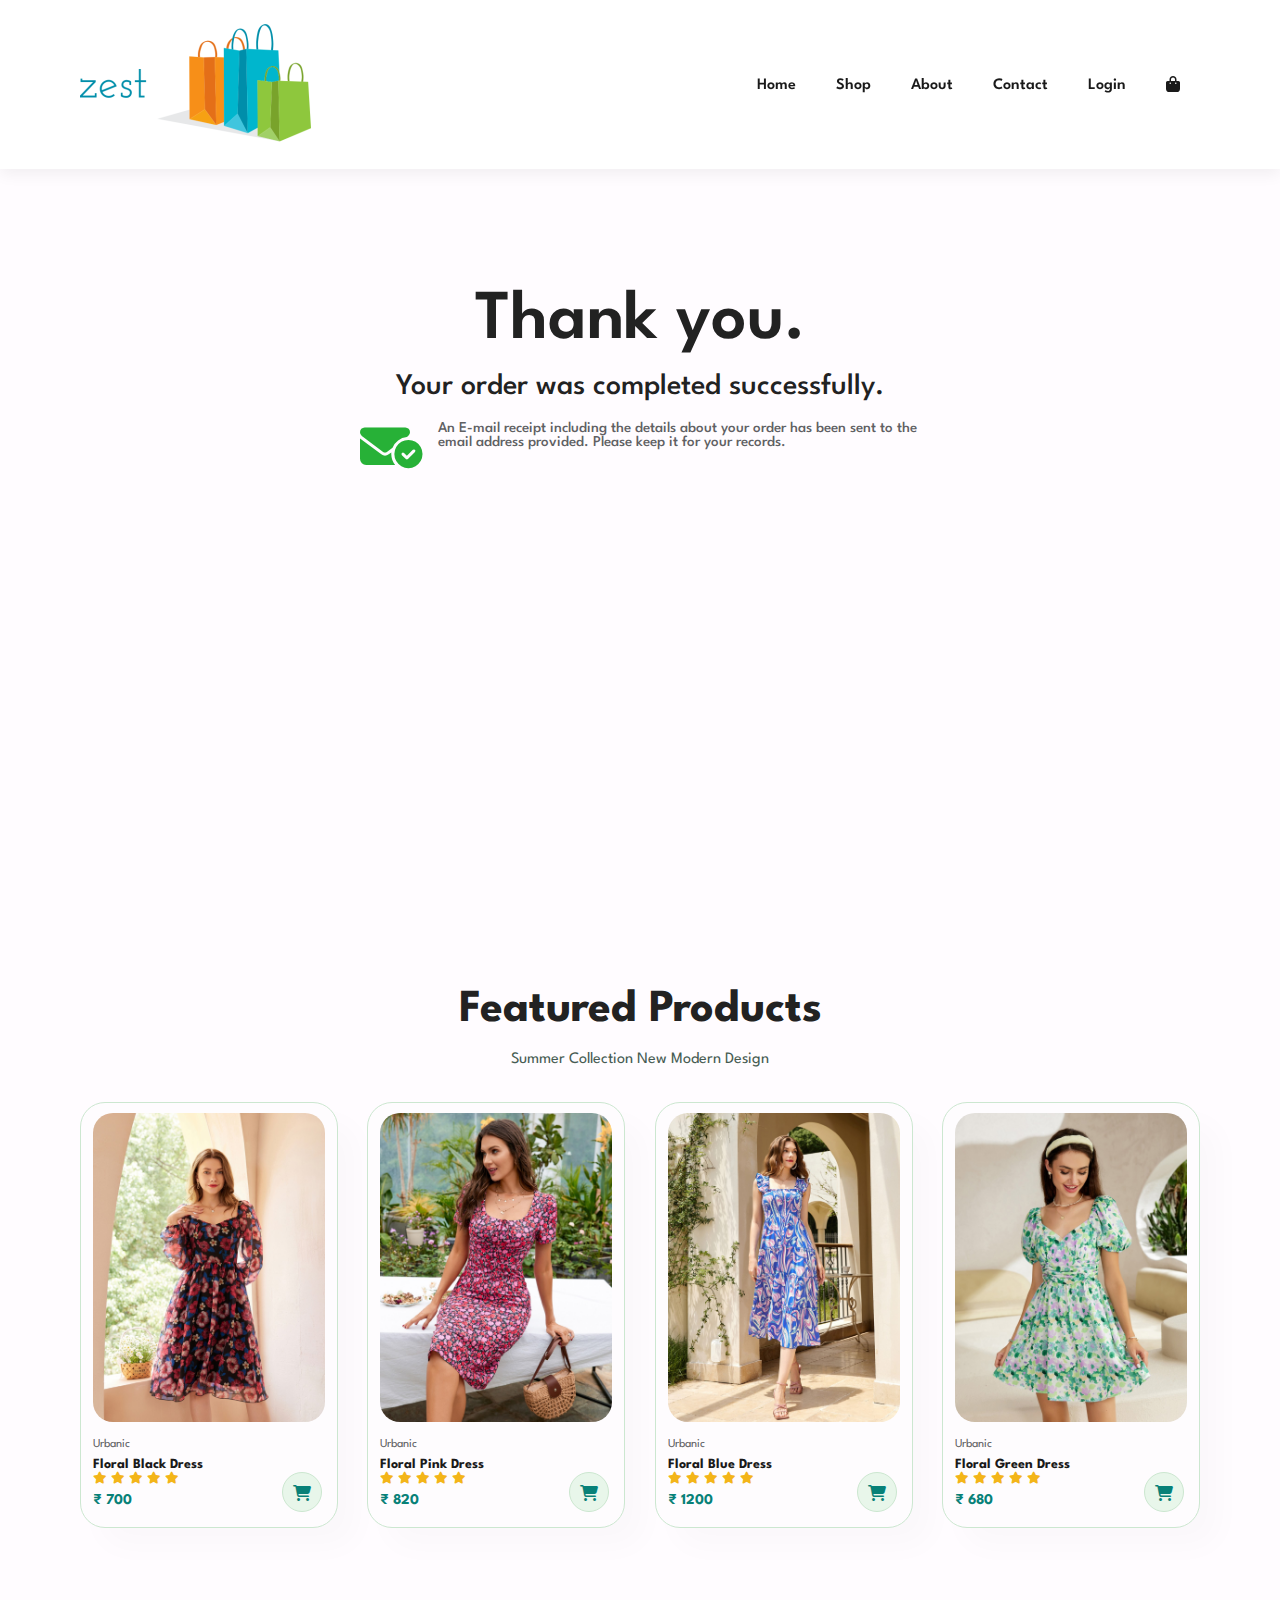
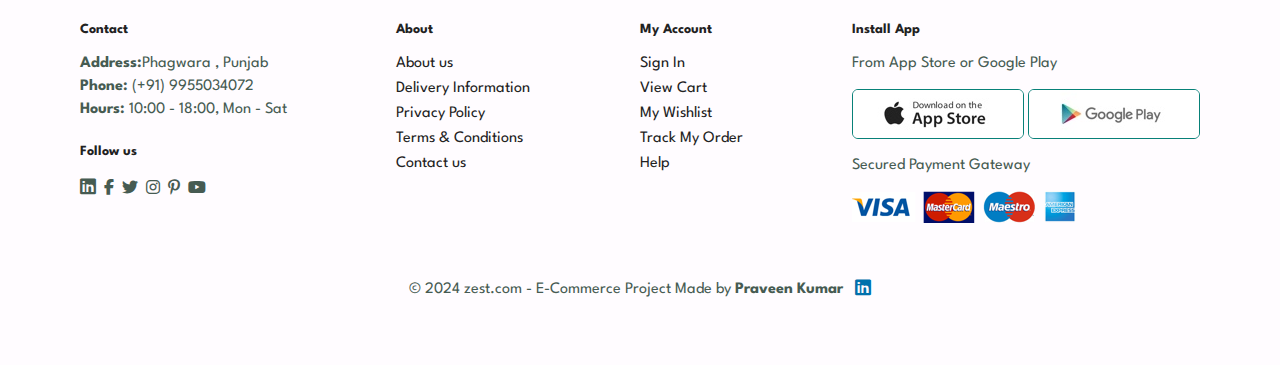
<file: thankyou.html>
<!DOCTYPE html>
<html lang="en">

<head>
  <meta charset="UTF-8" />
  <meta http-equiv="X-UA-Compatible" content="IE=edge" />
  <meta name="viewport" content="width=device-width, initial-scale=1.0" />
  <link rel="stylesheet" href="style.css" />
  <link rel="stylesheet" href="https://cdnjs.cloudflare.com/ajax/libs/font-awesome/6.1.1/css/all.min.css" />
  <link rel="icon" href="img/logoTitle.png">
  <script src="script.js" defer></script>

  <title>Thank You for Your Purchase!</title>
</head>

<body>
  <!-- NAVBAR -->
  <section id="header">
    <a href="#"><img src="img/logo2.png" alt="" /></a>

    <div>
      <ul id="navbar">
        <li><a href="index.html">Home</a></li>
        <li><a class="" href="shop.html">Shop</a></li>
        <li><a href="about.html">About</a></li>
        <li><a href="contact.html">Contact</a></li>
        <li><a href="login.html">Login</a></li>
        <li id="lg-bag">
          <a href="cart.html"><i class="fa-solid fa-shopping-bag"></i></a>
        </li>
        <a href="#" id="close"><i class="fa fa-times"></i></a>
      </ul>
    </div>
    <div id="mobile">
      <a href="cart.html"><i class="fa-solid fa-shopping-bag"></i></a>
      <i id="bar" class="fas fa-outdent"></i>
    </div>
  </section>

  <!-- Thank you Message -->

  <section id="thankyou-section" class="section-p1">

    <div class="message">
      <h1>Thank you.</h1>
      <h4>Your order was completed successfully.</h4>
      <div class="email">
        <i class="fa fa-envelope-circle-check"></i>
        <h5>An E-mail receipt including the details about your order has been sent to the email address provided. Please keep it for your records.</h5>
      </div>

    </div>



  </section>

  <!-- Featured products -->

  <section id="product1" class="section-p1">
    <h2>Featured Products</h2>
    <p>Summer Collection New Modern Design</p>
    <div class="pro-container">
      <div class="pro">
        <img src="img/urbanic_img/tshirt/floral/floral_dress_1.jpg" alt="" />
        <div class="des">
          <span>Urbanic</span>
          <h5>Floral Black Dress</h5>
          <div class="star">
            <i class="fas fa-star"></i>
            <i class="fas fa-star"></i>
            <i class="fas fa-star"></i>
            <i class="fas fa-star"></i>
            <i class="fas fa-star"></i>
          </div>
          <h4>₹ 700</h4>
        </div>
        <a href="#"><i class="fa fa-shopping-cart cart"></i></a>
      </div>
      <div class="pro">
        <img src="img/urbanic_img/tshirt/floral/floral_dress_2.jpg" alt="" />
        <div class="des">
          <span>Urbanic</span>
          <h5>Floral Pink Dress</h5>
          <div class="star">
            <i class="fas fa-star"></i>
            <i class="fas fa-star"></i>
            <i class="fas fa-star"></i>
            <i class="fas fa-star"></i>
            <i class="fas fa-star"></i>
          </div>
          <h4>₹ 820</h4>
        </div>
        <a href="#"><i class="fa fa-shopping-cart cart"></i></a>
      </div>
      <div class="pro">
        <img src="img/urbanic_img/tshirt/floral/floral_dress_3.jpg" alt="" />
        <div class="des">
          <span>Urbanic</span>
          <h5>Floral Blue Dress</h5>
          <div class="star">
            <i class="fas fa-star"></i>
            <i class="fas fa-star"></i>
            <i class="fas fa-star"></i>
            <i class="fas fa-star"></i>
            <i class="fas fa-star"></i>
          </div>
          <h4>₹ 1200</h4>
        </div>
        <a href="#"><i class="fa fa-shopping-cart cart"></i></a>
      </div>
      <div class="pro">
        <img src="img/urbanic_img/tshirt/floral/floral_dress_4.jpg" alt="" />
        <div class="des">
          <span>Urbanic</span>
          <h5>Floral Green Dress</h5>
          <div class="star">
            <i class="fas fa-star"></i>
            <i class="fas fa-star"></i>
            <i class="fas fa-star"></i>
            <i class="fas fa-star"></i>
            <i class="fas fa-star"></i>
          </div>
          <h4>₹ 680</h4>
        </div>
        <a href="#"><i class="fa fa-shopping-cart cart"></i></a>
      </div>

    </div>
  </section>



  <!-- Footer -->
      <!-- Footer -->
      <footer class="section-p1">
        <div class="col">
          <h4>Contact</h4>
          <p><b>Address:</b>Phagwara , Punjab</p>
          <p><b>Phone:</b> (+91) 9955034072</p>
          <p><b>Hours:</b> 10:00 - 18:00, Mon - Sat</p>
          <div class="follow">
            <h4>Follow us</h4>
            <div class="icon">
              <i class="fab fa-linkedin" style="font-size:18px"
                onclick="window.location.href='www.linkedin.com/in/praveen-kumar-sde/';"></i>
              <i class="fab fa-facebook-f"></i>
              <i class="fab fa-twitter"></i>
              <i class="fab fa-instagram"></i>
              <i class="fab fa-pinterest-p"></i>
              <i class="fab fa-youtube"></i>
            </div>
          </div>
        </div>
        <div class="col">
          <h4>About</h4>
          <a href="about.html">About us</a>
          <a href="#">Delivery Information</a>
          <a href="#">Privacy Policy</a>
          <a href="#">Terms & Conditions</a>
          <a href="contact.html">Contact us</a>
        </div>
        <div class="col">
          <h4>My Account</h4>
          <a href="#">Sign In</a>
          <a href="cart.html">View Cart</a>
          <a href="#">My Wishlist</a>
          <a href="#">Track My Order</a>
          <a href="about.html">Help</a>
        </div>
        <div class="col install">
          <h4>Install App</h4>
          <p>From App Store or Google Play</p>
          <div class="row">
            <img src="img/pay/app.jpg" alt="" />
            <img src="img/pay/play.jpg" alt="" />
          </div>
          <p>Secured Payment Gateway</p>
          <img src="img/pay/pay.png" alt="" />
        </div>
        <div class="copyright">
          <p>© 2024 zest.com - E-Commerce Project Made by <span style="cursor: pointer;"
              onclick="window.location.href='www.linkedin.com/in/praveen-kumar-sde/'"><b>Praveen Kumar<b> &nbsp;</span> <i
              style="color:#0071ac;font-size:18px;position: relative;top:1px;cursor: pointer;" class="fab fa-linkedin"
              onclick="window.location.href='linkedin.com/in/praveen-kumar-sde';"></i>
          </p>
        </div>
      </footer>

  
</body>

</html>
</file>
<file: style.css>
@import url("https://fonts.googleapis.com/css2?family=Spartan:wght@100;200;300;400;500;600;700;800;900&display=swap");

* {
  margin: 0;
  padding: 0;
  box-sizing: border-box;
  font-family: "Spartan", sans-serif;
}

h1 {
  font-size: 50px;
  line-height: 64px;
  color: #222;
}
h2 {
  font-size: 46px;
  line-height: 54px;
  color: #222;
}

h4 {
  font-size: 20px;
  color: #222;
}

h6 {
  font-weight: 700;
  font-size: 12px;
}
p {
  font-size: 16px;
  color: #465b52;
  margin: 15px 0 20px 0;
}

.section-p1 {
  padding: 40px 80px;
}
.section-m1 {
  margin: 40px 0;
}
button.normal {
  font-size: 14px;
  font-weight: 600;
  padding: 18px 30px 15px 30px;
  color: #000;
  background: #fff;
  border-radius: 4px;
  outline: none;
  border: none;
  transition: 0.2s;
  cursor: pointer;
}
button.white {
  font-size: 13px;
  font-weight: 600;
  padding: 13px 18px 11px 18px;
  color: #fff;
  background: transparent;
  border-radius: 0;
  outline: none;

  transition: 0.2s;
  border: 1px solid white;
}
body {
  width: 100%;
  background-color: #fffcff;
}

/* Header Start */

#header {
  display: flex;
  justify-content: space-between;
  align-items: center;
  padding: 13px 80px 12px 80px;
  background: #eadef0;
  box-shadow: 0 5px 15px rgba(0, 0, 0, 0.06);

  position: sticky;
  top: 0;
  left: 0;
  background-color:white;
  z-index: 999;
}
#navbar {
  display: flex;
  align-items: center;
  justify-content: center;
  list-style: none;
  height: 60px;
  
}

#mynavlogo{
  background-size: cover;
  object-fit: cover;
  
}
#mynavlogo img { 
  max-height: 80%; 
  height: 60px;     
}
#navbar li {
  padding: 0 20px;
  position: relative;
}
#navbar li a {
  font-size: 16px;
  text-decoration: none;
  font-weight: 600;
  color: #1a1a1a;
  transition: 0.3s ease;
}
#navbar li a:hover,
#navbar li a.active {
  color: #088178;
}
#navbar li a.active::after,
#navbar li a:hover::after {
  content: "";
  background: #088178;
  height: 2px;
  width: 30%;
  position: absolute;
  bottom: -4px;
  left: 20px;
}

#mobile {
  display: none;
}
#close {
  display: none;
}

/* Home Page */

#hero {
  background-image: url("img/hero2.jpg");
  height: 90vh;
  width: 100%;
  background-size: cover;
  background-position: top 60% right 50%;
  padding: 0 80px;
  display: flex;
  flex-direction: column;
  justify-content: center;
  align-items: flex-start;
  object-fit: contain;
}
#hero h4 {
  padding-bottom: 14px;
}
#hero h1 {
  color: #088178;
}
#hero button {
  background-image: url("img/button.png");
  background-color: transparent;
  border: 0;
  color: #088178;
  background-size: cover;
  padding: 14px 80px;
  background-repeat: no-repeat;
  cursor: pointer;
  font-weight: 700;
  font-style: 15px;
}

#feature .fe-box {
  width: 180px;
  text-align: center;
  padding: 25px 15px;
  box-shadow: 20px 20px 34px rgb(0, 0, 0, 0.03);
  border: 1px solid #cce7d0;
  border-radius: 4px;
  margin: 15px 0;
}
#feature .fe-box:hover {
  box-shadow: 10px 10px 54px rgb(70, 63, 221, 0.1);
}
#feature .fe-box h6 {
  display: inline-block;
  padding: 9px 8px 6px 8px;
  line-height: 1;
  border-radius: 4px;
  background-color: #fddde4;
  color: #088178;
}

#feature .fe-box img {
  margin-bottom: 10px;
  width: 100%;
}

#feature {
  display: flex;
  align-items: center;
  justify-content: space-between;
  flex-wrap: wrap;
}

#feature .fe-box:nth-child(2) h6 {
  background-color: #cdebbc;
}
#feature .fe-box:nth-child(3) h6 {
  background-color: #d1e8f2;
}
#feature .fe-box:nth-child(4) h6 {
  background-color: #cdd4f8;
}
#feature .fe-box:nth-child(5) h6 {
  background-color: #f6dbf6;
}
#feature .fe-box:nth-child(6) h6 {
  background-color: #fff2e5;
}

#product1 {
  text-align: center;
}
#product1 .pro {
  width: 23%;
  border: 1px solid #cce7d0;
  min-width: 250px;
  padding: 10px 12px;
  border-radius: 25px;
  /* cursor: pointer; */
  box-shadow: 20px 20px 30px rgba(0, 0, 0, 0.02);
  margin: 15px 0px;
  transition: 0.3s ease;
  position: relative;
  background: #fefcfe;
}


#product1 .pro-container {
  display: flex;
  justify-content: space-between;
  flex-wrap: wrap;
}

#product1 .pro img {
  width: 100%;
  border-radius: 20px;
  cursor: pointer;
}
#product1 .pro:hover {
  box-shadow: 20px 20px 30px rgba(0, 0, 0, 0.06);
}
#product1 .pro .des {
  text-align: start;
  padding: 10px 0;
}
#product1 .pro .des span {
  font-size: 12px;
  color: #606063;
}
#product1 .pro .des h5 {
  padding-top: 7px;
  color: #1a1a1a;
  font-size: 14px;
}

#product1 .pro .des i {
  font-size: 12px;
  color: rgb(243, 181, 25);
}

#product1 .pro .des h4 {
  padding-top: 7px;
  color: #088178;
  font-size: 15px;
  font-weight: 700;
}

#product1 .pro .cart {
 
  width: 40px;
  height: 40px;
  line-height: 40px;
  border-radius: 50px;
  background-color: #e8f6ea;
  color: #088178;
  border: 1px solid #cce7d0;
  position: absolute;
  bottom: 15px;
  right: 15px;
  cursor: pointer;
}

#banner {
  display: flex;
  flex-direction: column;
  align-items: center;
  justify-content: center;
  background-image: url(img/banner/b2.jpg);
  width: 100%;
  height: 40vh;
  background-size: cover;
  background-position: center;
}
#banner h4 {
  color: #fff;
  font-size: 16px;
}

#banner h2 {
  color: #fff;
  font-size: 30px;
  padding: 10px 0px;
}
#banner h2 span {
  color: #ef3636;
}
#banner button:hover {
  background: #088178;
  color: #fff;
}

#sm-banner {
  display: flex;
  flex-wrap: wrap;
  justify-content: space-between;
}

#sm-banner .banner-box {
  display: flex;
  flex-direction: column;
  align-items: flex-start;
  justify-content: center;
  background-image: url("img/banner/b17.jpg");
  min-width: 580px;
  height: 50vh;
  background-size: cover;
  background-position: center;
  padding: 30px;
}

#sm-banner h4 {
  color: #fff;
  font-size: 20px;
  font-weight: 300;
}
#sm-banner h2 {
  color: #fff;
  font-size: 30px;
  font-weight: 800;
}
#sm-banner span {
  color: #fff;
  font-size: 14px;
  font-weight: 500;
  padding-bottom: 15px;
}

#sm-banner .banner-box button:hover {
  background: #088178;
  border: 1px solid #088178;
}

#sm-banner .banner-box-2 {
  background-image: url("img/banner/b11.jpg");
}
#banner-3 {
  display: flex;
  flex-wrap: wrap;
  justify-content: space-between;
  padding: 0 80px;
}

#banner-3 .banner-box {
  display: flex;
  flex-direction: column;
  align-items: flex-start;
  justify-content: center;
  background-image: url("img/banner/b7.jpg");
  min-width: 30%;
  height: 30vh;
  background-size: cover;
  background-position: center;
  padding: 20px;
  margin-bottom: 20px;
}
#banner-3 .banner-box h2 {
  color: white;
  font-weight: 900;
  font-size: 22px;
}
#banner-3 .banner-box h3 {
  color: #ec544e;
  font-weight: 900;
  font-size: 15px;
}

#banner-3 .banner-box-2 {
  background-image: url("img/banner/b21.jpg");
}
#banner-3 .banner-box-3 {
  background-image: url("img/banner/b10.avif");
}

#newsletter {
  display: flex;
  justify-content: space-between;
  align-items: center;
  flex-wrap: wrap;
  background-image: url("img/banner/b14.png");
  background-color: #041e42;
  background-repeat: no-repeat;
  background-position: 20% 30%;
}
#newsletter h4 {
  color: white;
  font-weight: 700;
  font-size: 22px;
}
#newsletter p {
  color: #818ea0;
  font-weight: 600;
  font-size: 14px;
}
#newsletter p span {
  color: #ffbd27;
}

#newsletter input {
  height: 3.125rem;
  padding: 0.25em 1.25em 0em 1.25em;
  font-size: 14px;
  width: 100%;
  border: 1px solid transparent;
  border-radius: 4px 0px 0px 4px;
  outline: none;
}
#newsletter button {
  background-color: #088178;
  color: white;
  cursor: pointer;
  white-space: nowrap;
  border-radius: 0px 4px 4px 0px;
  padding: 0.25em 1.25em 0em 1.25em;
}
#newsletter .form {
  display: flex;
  width: 40%;
}

footer {
  display: flex;
  flex-wrap: wrap;
  justify-content: space-between;
  gap: 20px;

}

footer .col {
  display: flex;
  flex-direction: column;
  align-items: flex-start;
  margin-bottom: 20px;
  
}

footer .logo {
  margin-bottom: 30px;
}
footer h4 {
  font-size: 14px;
  padding-bottom: 20px;
}
footer p {
  font-size: 16px;
  margin: 0 0 8px 0;
}
footer a {
  text-decoration: none;
  font-size: 16px;
  color: #222;
  margin-bottom: 10px;
}

footer .follow {
  margin-top: 20px;
}

footer .follow i {
  color: #465b52;
  padding-right: 4px;
  cursor: pointer;
}

footer .install .row img {
  border: 1px solid #088178;
  border-radius: 6px;
}
footer .install img {
  margin: 10px 0 15px 0;
}

footer .follow i:hover,
footer a:hover {
  color: #088178;
}
footer .copyright {
  width: 100%;
  text-align: center;
}


/* Shop Page */

#page-header {
  background-image: url("img/banner/b19.jpg");
  width: 100%;
  height: 40vh;
  background-size: cover;
  display: flex;
  justify-content: center;
  align-items: center;
  flex-direction: column;
  text-align: center;
  padding: 14px;
}
#page-header h2 {
  color: white;
}
#page-header p {
  color: white;
}

#pagination {
  text-align: center;
}

#pagination a {
  text-decoration: none;
  background: #088178;
  color: white;
  padding: 18px 20px 15px 20px;
  border-radius: 4px;
  font-weight: 600;
}
#pagination a i {
  font-size: 16px;
}
#filter-buttons-container{
  padding: 25px 80px 0px 80px;
}
#filter-buttons-container .filter-title h1{
  font-size: 35px;
  
}

#filter-buttons-container .filter-buttons{
  display: flex;
  flex-wrap: wrap;
  gap: 5px;
}
#filter-buttons-container .filter-buttons button{
  padding: 10px 15px;
  background-color: #EAD2A8;
  color: black;
}



/* Single Product Page */
#prodetails {
  display: flex;
  margin-top: 20px;
}

#prodetails .single-pro-image {
  width: 40%;
  margin-right: 50px;
}

#prodetails .single-pro-image .small-img-group {
  display: flex;
  justify-content: space-between;
}

.small-img-col {
  flex-basis: 24%;
  cursor: pointer;
}

#prodetails .single-pro-details {
  width: 50%;
}

#prodetails .single-pro-details h4 {
  padding: 0px 0 15px 0;
}
#prodetails .single-pro-details h5 {
  padding: 40px 0 8px 0;
  font-size: 12px;
  color: #606063;
  font-weight: 500;
}

#prodetails .single-pro-details h2 {
  font-size: 26px;
}
#prodetails .single-pro-details select {
  display: block;
  padding: 7px 10px 5px 10px;
  margin-bottom: 10px;
  outline: none;
}

#prodetails .single-pro-details input {
  width: 50px;
  height: 47px;
  padding-left: 10px;
  font-style: 16px;
  margin-right: 10px;
  outline: none;
  margin-top: 5px;
}

#prodetails .single-pro-details button {
  background: #088178;
  color: white;
}

#prodetails .single-pro-details span {
  line-height: 25px;
}

/* About us page */

#page-header.about-header {
  background-image: url("img/about/banner.png");
  background-position: center;
}

#about-head img {
  width: 50%;
  height: auto;
}
#about-head {
  display: flex;
  align-items: center;
}
#about-head div {
  padding-left: 40px;
}

#about-head div marquee {
  padding: 5px 0px;
  font-weight: 500;
}

#about-app {
  text-align: center;
}
#about-app .video {
  margin-top: 30px;
}

#about-app .video video {
  width: 70%;
  height: 100%;
  border-radius: 20px;
}

/* contact page */

#contact-details {
  display: flex;
  align-content: center;
  justify-content: space-between;
}

#contact-details .details {
  width: 40%;
}
#contact-details .details span,
#form-details form span {
  font-size: 12px;
}
#contact-details .details h2,
#form-details form h2 {
  font-size: 26px;
  line-height: 35px;
  padding: 20px 0;
}
#contact-details .details h3 {
  font-size: 16px;

  padding-bottom: 15px;
}

#contact-details .details li {
  list-style: none;
  display: flex;

  align-items: center;
  padding: 10px 0;
}

#contact-details .details li i {
  font-size: 14px;
  padding-right: 22px;
}

#contact-details .details li p {
  margin: 0;
  font-size: 14px;
}
#contact-details .map {
  width: 55%;
  height: 400px;
}
#contact-details .map iframe {
  width: 100%;
  height: 100%;
}
#form-details {
  display: flex;
  justify-content: space-between;
  margin: 30px;
  padding: 80px;
  border: 1px solid #e1e1e1;
  border-radius: 5px;
  align-items: center;
  gap:15px;
}

#form-details form {
  width: 65%;
  display: flex;
  flex-direction: column;
  align-items: flex-start;
}
#form-details form input,
#form-details form textarea {
  width: 100%;
  padding: 12px 15px;
  outline: none;
  margin-bottom: 20px;
  border: 1px solid #e1e1e1;
}

#form-details form button {
  color: white;
  background-color: #088178;
}

#form-details .people div {
  padding-bottom: 25px;
  display: flex;
  align-items: flex-start;
}
/* #form-details .people {
  margin-top: 10px;
} */
#form-details .people div img {
  width: 65px;
  height: 65px;
  object-fit: cover;
  margin-right: 15px;
}
#form-details .people div p {
  margin: 0;
  font-size: 13px;
  line-height: 25px;
}
#form-details .people div p span {
  display: block;
  font-size: 16px;
  font-weight: 600;
  color: #000;
}
#form-details form textarea {
  max-width: 100%;
  min-width: 100%;
}

/* cart page */

#cart {
  overflow-x: auto;
}

#cart table {
  width: 100%;
  border-collapse: collapse;
  table-layout: fixed;
  white-space: nowrap;
}
#cart table img {
  width: 70px;
}
#cart table td:nth-child(1) {
  width: 100px;
  text-align: center;
}

#cart table td:nth-child(2) {
  width: 150px;
  text-align: center;
}
#cart table td:nth-child(3) {
  width: 250px;
  text-align: center;
}
#cart table td:nth-child(4),
#cart table td:nth-child(5),
#cart table td:nth-child(6) {
  width: 150px;
  text-align: center;
}

#cart table td:nth-child(5) input {
  width: 70px;
  padding: 13px 5px 10px 15px;
  outline: none;
}
#cart table thead {
  border: 1px solid #e2e9e1;
  border-left: none;
  border-right: none;
}
#cart table thead td {
  font-weight: 700;
  text-transform: uppercase;
  font-size: 13px;
  padding: 18px 0;
}
#cart table tbody tr td {
  padding-top: 15px;
}
#cart table tbody td {
  padding-top: 15px;
  font-size: 13px;
}
.fa-times-circle{
  cursor: pointer;
}

#cart-add {
  display: flex;
  justify-content: space-between;
  flex-wrap: wrap;
}


#coupon {
  display: flex;
  flex-wrap: wrap;
  width: 50%;
  margin-bottom: 30px;
  flex-direction: column;
}
#coupon h3 {
  padding-bottom: 15px;
}

#coupon input {
  padding: 13px 20px 10px 20px;
  outline: none;
  width: 60%;
  margin-right: 10px;
  border: 1px solid #e2e9e1;
}
#coupon button {
  background-color: #088178;
  color: white;
  padding: 13px 20px 10px 20px;
}

#subtotal {
  width: 50%;
  margin-bottom: 30px;
  border: 1px solid #e2e9e1;
  padding: 30px;
}
#subtotal table {
  border-collapse: collapse;
  width: 100%;
  margin-bottom: 20px;
}
#subtotal table td {
  width: 50%;
  border: 1px solid #e2e9e1;
  padding: 13px 10px 10px 10px;
  font-size: 13px;
}
#subtotal h3 {
  padding-bottom: 15px;
}

#subtotal button {
  background-color: #088178;
  color: white;
  padding: 13px 20px 10px 20px;
}
/* Thank you Page */

#thankyou-section{
  height: 86vh;
}

#thankyou-section .message{
  display: flex;
  flex-direction: column;
  justify-content: center;
  align-items: center;
  margin-top: 80px;
  text-align: center;
  
  
}
#thankyou-section .message h1{
  font-size: 70px;
  font-weight: 600;
  
}
#thankyou-section .message h4{
  font-size: 30px;
  font-weight: 500;
  margin-top: 20px;
  
}
#thankyou-section .message .email{
 display: flex;
 width: 50%;

 justify-content: space-evenly;
 margin-top: 65px;
  
}
#thankyou-section .message .email i{
  font-size: 50px;
  color: #27b137;
  
 
}
#thankyou-section .message .email h5{
  font-size: 15px;
  font-weight: 500;
  text-align: left;
  margin-left: 15px;
  width: 70%;
  color: #606063;
  
 
}


/* Start media query */

@media (max-width: 800px) {
  .section-p1 {
    padding: 40px 40px;
  }
  #navbar {
    display: flex;
    flex-direction: column;
    align-items: start;
    justify-content: start;
    position: fixed;
    top: 0;
    right: -300px;
    height: 100%;
    width: 300px;
    background-color: #eadef0;
    box-shadow: 0 40px 60px rgba(0, 0, 0, 0.1);
    padding: 80px 0 0 10px;
    transition: 0.3s;
  }
  #navbar.active {
    right: 0px;
  }

  #navbar li {
    margin-bottom: 25px;
  }
  #mobile {
    display: flex;
    /* border: 1px solid black; */
    align-items: center;
  }
  #mobile i {
    font-size: 24px;
    color: #1a1a1a;
    padding-left: 20px;
  }

  #close {
    display: inline;
    position: absolute;
    top: 30px;
    left: 30px;
    color: #222;
    font-size: 24px;
    cursor: pointer;
  }
  #lg-bag {
    display: none;
  }
  #hero {
    height: 70vh;
    background-position: top 30% right 30%;

    padding: 0 80px;
  }

  #feature {
    display: flex;
    align-items: center;
    justify-content: center;
    flex-wrap: wrap;
  }

  #feature .fe-box {
    margin: 15px;
  }
  #product1 .pro-container {
    display: flex;
    justify-content: center;
    flex-wrap: wrap;
  }
  #product1 .pro {
    margin: 15px;
  }
  #banner {
    height: 20vh;
  }
  #sm-banner .banner-box {
    min-width: 100%;
    height: 30vh;
  }
  #banner-3 {
    display: flex;
    flex-wrap: wrap;
    justify-content: space-between;
    padding: 0 40px;
  }
  #banner-3 .banner-box {
    width: 28%;
  }
  #newsletter .form {
    display: flex;
    width: 70%;
  }

  /* contact page */

  #form-details {
    padding: 40px;
  }
  #form-details form {
    width: 50%;
  }
  /* Thank you Page */

  #thankyou-section .message .email {    
    width: 76%;
    
}


}

/* small screen breakpoint */

@media (max-width: 650px) {
  .section-p1 {
    padding: 20px;
  }
  #header {
    padding: 10px 30px;
  }
  #hero {
    padding: 0 20px;
    background-position: 55%;
  }
  h2 {
    font-size: 32px;
    line-height: 54px;
    color: #222;
  }
  h1 {
    font-size: 38px;
    line-height: 64px;
    color: #222;
  }
  #feature .fe-box {
    width: 155px;

    margin: 0px 0px 15px 0px;
  }
  #feature {
    align-items: space-between;
    justify-content: space-between;
  }
  #product1 .pro {
    width: 100%;
  }
  #banner {
    height: 40vh;
  }
  #banner h2 {
    color: #fff;
    font-size: 25px;
    justify-self: center;
    width: 80vw;
    margin-left: auto;
    margin-right: auto;
  }
  #sm-banner .banner-box {
    height: 40vh;
  }
  #sm-banner .banner-box-2 {
    margin-top: 20px;
  }
  #banner-3 {
    display: flex;
    flex-wrap: wrap;
    justify-content: space-between;
    padding: 0 20px;
  }
  #banner-3 .banner-box {
    width: 100%;
  }

  #newsletter .form {
    display: flex;
    width: 100%;
  }
  #newsletter {
    padding: 40px 20px;
  }

  /* shopping */
  #filter-buttons-container {
    padding: 25px 40px 0px 40px;
  }

  /* single product */

  #prodetails {
    display: flex;
    flex-direction: column;
  }
  #prodetails .single-pro-image {
    width: 100%;
    margin-right: 0px;
  }

  #prodetails .single-pro-details {
    width: 100%;
  }
  h6 {
    font-size: 13px;
    margin-top: 18px;
  }
  #prodetails .single-pro-details h4 {
    padding: 25px 0 15px 0;
  }
  /* about page */

  #about-head {
    flex-direction: column;
  }
  #about-head img {
    width: 100%;
    height: auto;
    margin-bottom: 20px;
  }
  #about-head div {
    padding-left: 0px;
  }

  #about-app .video video {
    width: 100%;
    height: auto;
  }
  #about-app .video {
    margin-top: 15px;
  }

  #contact-details {
    flex-direction: column;
    align-items: center;
  }
  #contact-details .details {
    width: 100%;
  }
  #contact-details .map {
    width: 100%;
    height: 300px;
    margin-top: 28px;
  }
  #form-details form {
    width: 100%;
  }
  #form-details {
    flex-direction: column;
    padding: 20px;
    margin: 17px;
  }
  /* #peoples {
    margin-top: 49px;
  } */

  /* #form-details .people{
    margin-top: 40px;
  } */

  /* cart page */
  #cart-add {
    flex-direction: column;
  }
  #subtotal {
    width: 100%;

    padding: 20px;
  }
  #coupon {
    width: 100%;
    margin-bottom: 30px;
  }

  /* Thank you page */

  #thankyou-section .message h1 {
    font-size: 55px;
   
}
#thankyou-section .message h4 {
  font-size: 21px;
  
}
#thankyou-section .message .email {
  width: 90%;
}
}

@media (min-width: 800px) and (max-width: 1350px) {
  #sm-banner .banner-box {
    width: 100%;
  }
  #sm-banner .banner-box-2 {
    margin-top: 30px;
  }
  #banner-3 .banner-box-1 {
    width: 100%;
  }

  #form-details form {
    width: 50%;
  }
  /* Thank you page */

  #thankyou-section .message .email h5 {
   
    width: 86%;
   
}
#thankyou-section .message .email{
   
  margin-top: 20px;
}
}
/* Importing fonts from Google */
@import url('https://fonts.googleapis.com/css2?family=Poppins:wght@300;400;500;600;700;800;900&display=swap');

/* Reseting */




.wrapper {
    max-width: 350px;
    min-height: 500px;
    margin: 80px auto;
    padding: 40px 30px 30px 30px;
    background-color: #ecf0f3;
    border-radius: 15px;
    box-shadow: 13px 13px 20px #cbced1, -13px -13px 20px #fff;
}

.logo {
    width: 80px;
    margin: 30px auto;
}

.logo img {
    width: 100%;
    height: 80px;
    object-fit: cover;
    border-radius: 50%;
    box-shadow: 0px 0px 3px #5f5f5f,
        0px 0px 0px 5px #ecf0f3,
        8px 8px 15px #a7aaa7,
        -8px -8px 15px #fff;
}

.wrapper .name {
    font-weight: 600;
    font-size: 1.4rem;
    letter-spacing: 1.3px;
    padding-left: 10px;
    color: #555;
}

.wrapper .form-field input {
    width: 100%;
    display: block;
    border: none;
    outline: none;
    background: none;
    font-size: 1.2rem;
    color: #666;
    padding: 20px 50px 10px 30px;
    /* border: 1px solid red; */
    align-items: center;
}

.wrapper .form-field {
    padding-left: 20px;
    margin-bottom: 20px;
    border-radius: 20px;
    box-shadow: inset 8px 8px 8px #cbced1, inset -8px -8px 8px #fff;
}

.wrapper .form-field .fas {
    color: #555;
}

.wrapper .btn {
    box-shadow: none;
    width: 100%;
    height: 40px;
    background-color: #03A9F4;
    color: #fff;
    border-radius: 25px;
    box-shadow: 3px 3px 3px #b1b1b1,
        -3px -3px 3px #fff;
    letter-spacing: 1.3px;
}

.wrapper .btn:hover {
    background-color: #039BE5;
}

.wrapper a {
    text-decoration: none;
    font-size: 0.8rem;
    color: #03A9F4;
}

.wrapper a:hover {
    color: #039BE5;
}

@media(max-width: 380px) {
    .wrapper {
        margin: 30px 20px;
        padding: 40px 15px 15px 15px;
    }
}

#logoinlogo{
  background-size: cover;
  object-fit: contain;
}

#loginhead{
  text-align: center;
}

#myspan{
  align-items: center;
  
}
</file>
